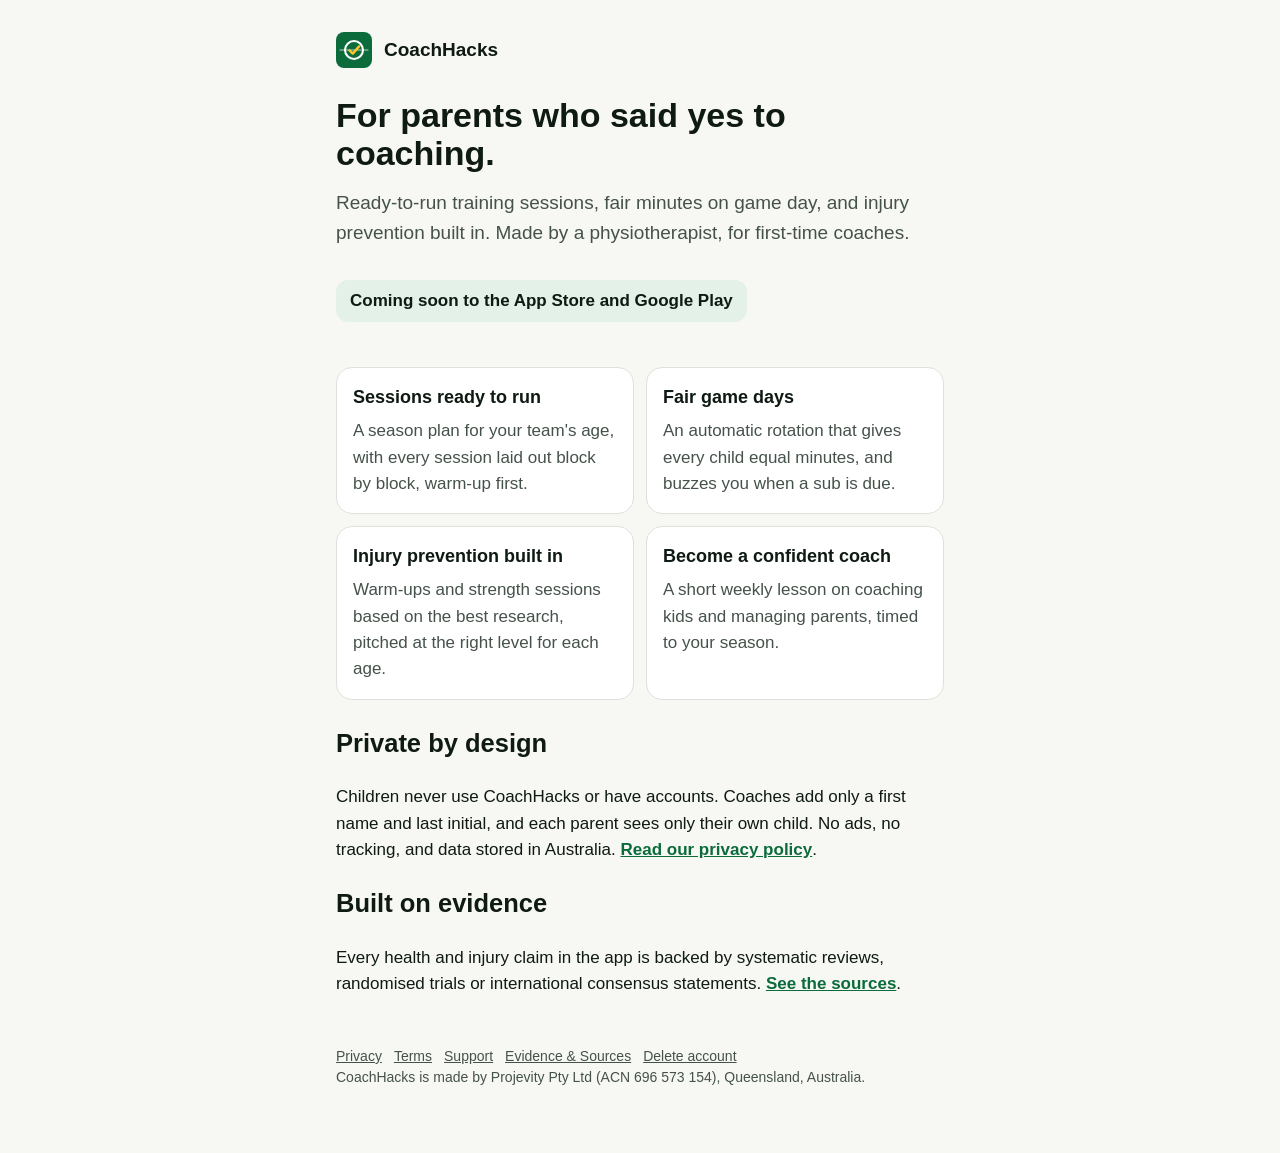
<file: index.html>
<!doctype html>
<html lang="en">
<head>
<meta charset="utf-8"><meta name="viewport" content="width=device-width, initial-scale=1">
<title>CoachHacks</title>
<meta name="description" content="CoachHacks helps parents who coach their kid's football team: ready-to-run sessions, fair game-day rotation and injury prevention built in. Made by a physiotherapist.">
<link rel="icon" href="/icon.svg" type="image/svg+xml">
<link rel="stylesheet" href="/site.css">
<style>
  .hero { display: flex; flex-direction: column; gap: 16px; margin: 8px 0 28px; }
  .hero h1 { font-size: 34px; line-height: 1.12; margin: 0; }
  .lede { font-size: 19px; color: var(--muted); margin: 0; }
  .grid { display: grid; gap: 12px; grid-template-columns: 1fr; margin: 8px 0 24px; }
  @media (min-width: 560px) { .grid { grid-template-columns: 1fr 1fr; } }
  .card { background: var(--surface); border: 1px solid var(--line); border-radius: 16px; padding: 16px; }
  .card h3 { margin: 0 0 6px; font-size: 18px; }
  .card p { margin: 0; color: var(--muted); }
  .soon { display: inline-block; font-weight: 700; padding: 8px 14px; border-radius: 12px; background: var(--soft); }
</style>
</head>
<body><div class="wrap">
<header><img src="/icon.svg" width="36" height="36" alt=""> CoachHacks</header>

<section class="hero">
  <h1>For parents who said yes to coaching.</h1>
  <p class="lede">Ready-to-run training sessions, fair minutes on game day, and injury prevention built in.
  Made by a physiotherapist, for first-time coaches.</p>
  <p><span class="soon">Coming soon to the App Store and Google Play</span></p>
</section>

<div class="grid">
  <div class="card"><h3>Sessions ready to run</h3><p>A season plan for your team's age, with every session laid out
    block by block, warm-up first.</p></div>
  <div class="card"><h3>Fair game days</h3><p>An automatic rotation that gives every child equal minutes, and buzzes
    you when a sub is due.</p></div>
  <div class="card"><h3>Injury prevention built in</h3><p>Warm-ups and strength sessions based on the best research,
    pitched at the right level for each age.</p></div>
  <div class="card"><h3>Become a confident coach</h3><p>A short weekly lesson on coaching kids and managing parents,
    timed to your season.</p></div>
</div>

<h2>Private by design</h2>
<p>Children never use CoachHacks or have accounts. Coaches add only a first name and last initial, and each parent
sees only their own child. No ads, no tracking, and data stored in Australia.
<a href="/privacy">Read our privacy policy</a>.</p>

<h2>Built on evidence</h2>
<p>Every health and injury claim in the app is backed by systematic reviews, randomised trials or international
consensus statements. <a href="/sources">See the sources</a>.</p>

<footer><a href="/privacy">Privacy</a><a href="/terms">Terms</a><a href="/support">Support</a><a href="/sources">Evidence &amp; Sources</a><a href="/delete-account">Delete account</a><br>CoachHacks is made by Projevity Pty Ltd (ACN 696 573 154), Queensland, Australia.</footer>
</div></body></html>
</file>
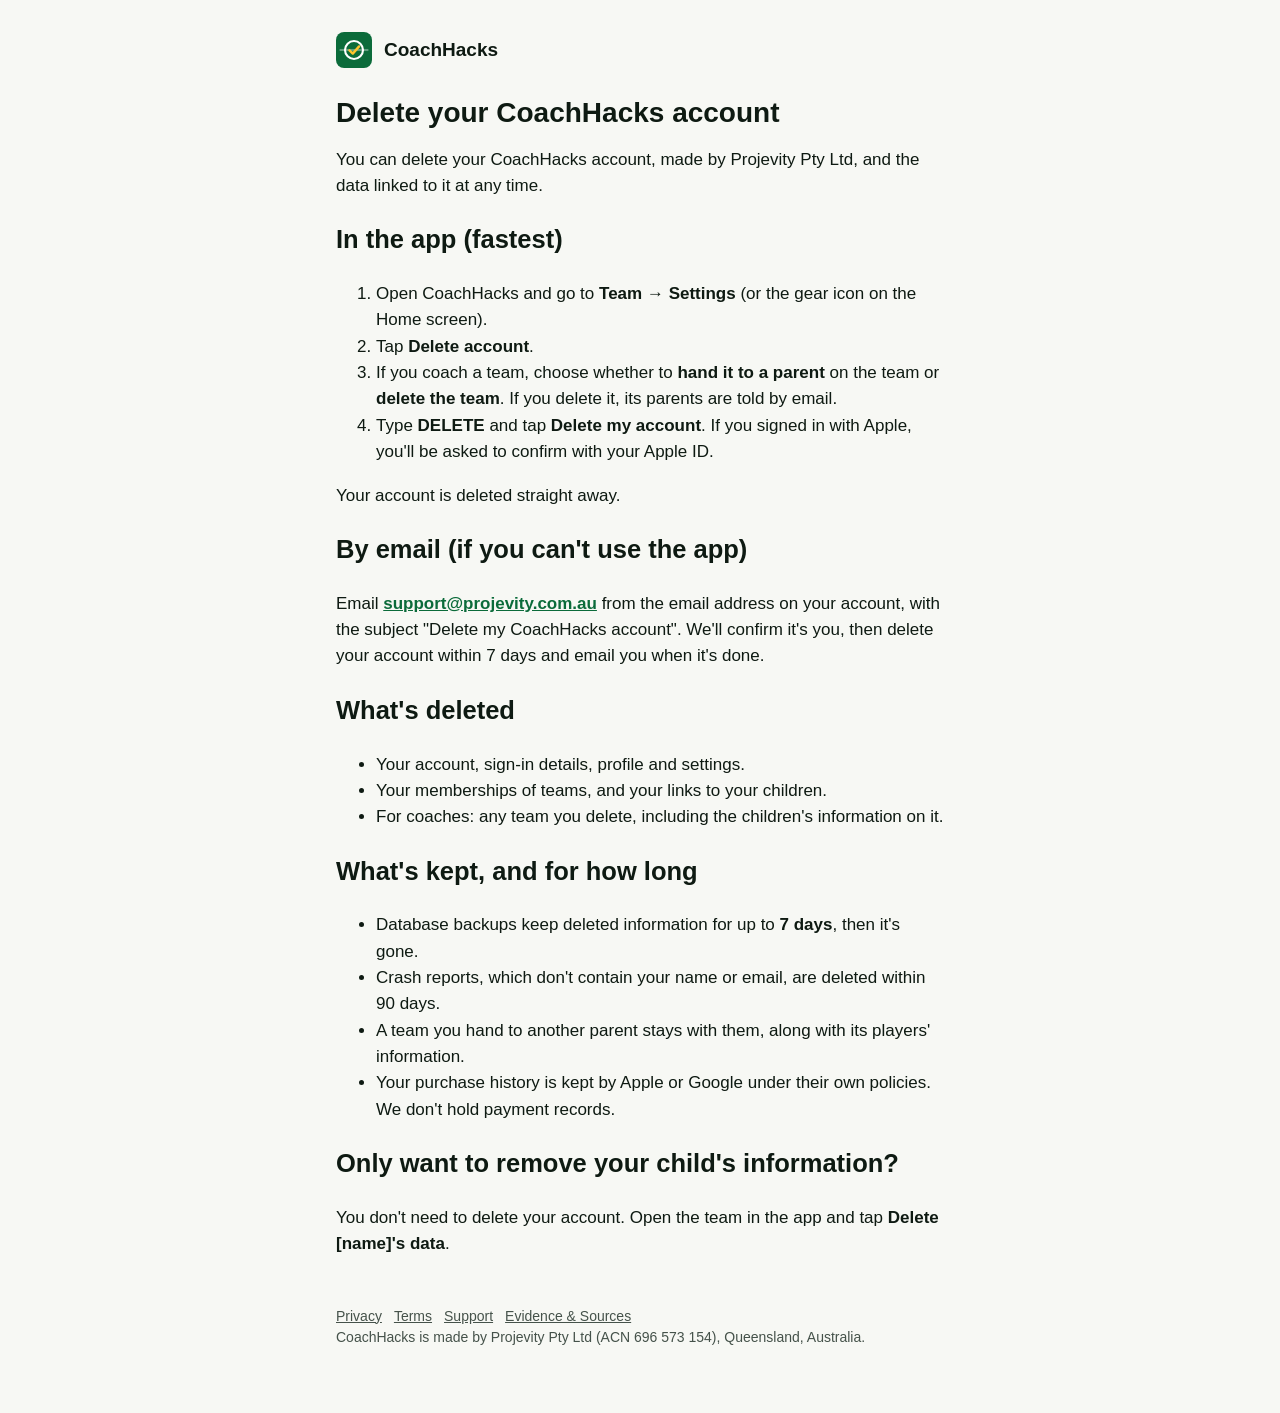
<file: delete-account.html>
<!doctype html>
<html lang="en">
<head>
<meta charset="utf-8"><meta name="viewport" content="width=device-width, initial-scale=1">
<title>Delete Your Account · CoachHacks</title>
<meta name="description" content="How to delete your CoachHacks account and its data, in the app or by email.">
<link rel="stylesheet" href="/site.css">
</head>
<body><div class="wrap">
<header><a href="/"><img src="/icon.svg" width="36" height="36" alt=""> CoachHacks</a></header>
<h1>Delete your CoachHacks account</h1>
<p>You can delete your CoachHacks account, made by Projevity Pty Ltd, and the data linked to it at any time.</p>

<h2>In the app (fastest)</h2>
<ol>
  <li>Open CoachHacks and go to <strong>Team → Settings</strong> (or the gear icon on the Home screen).</li>
  <li>Tap <strong>Delete account</strong>.</li>
  <li>If you coach a team, choose whether to <strong>hand it to a parent</strong> on the team or <strong>delete
    the team</strong>. If you delete it, its parents are told by email.</li>
  <li>Type <strong>DELETE</strong> and tap <strong>Delete my account</strong>. If you signed in with Apple, you'll be
    asked to confirm with your Apple ID.</li>
</ol>
<p>Your account is deleted straight away.</p>

<h2>By email (if you can't use the app)</h2>
<p>Email <a href="mailto:support@projevity.com.au?subject=Delete%20my%20CoachHacks%20account">support@projevity.com.au</a>
from the email address on your account, with the subject "Delete my CoachHacks account". We'll confirm it's
you, then delete your account within 7 days and email you when it's done.</p>

<h2>What's deleted</h2>
<ul>
  <li>Your account, sign-in details, profile and settings.</li>
  <li>Your memberships of teams, and your links to your children.</li>
  <li>For coaches: any team you delete, including the children's information on it.</li>
</ul>

<h2>What's kept, and for how long</h2>
<ul>
  <li>Database backups keep deleted information for up to <strong>7 days</strong>, then it's gone.</li>
  <li>Crash reports, which don't contain your name or email, are deleted within 90 days.</li>
  <li>A team you hand to another parent stays with them, along with its players' information.</li>
  <li>Your purchase history is kept by Apple or Google under their own policies. We don't hold payment records.</li>
</ul>

<h2>Only want to remove your child's information?</h2>
<p>You don't need to delete your account. Open the team in the app and tap <strong>Delete [name]'s
data</strong>.</p>

<footer><a href="/privacy">Privacy</a><a href="/terms">Terms</a><a href="/support">Support</a><a href="/sources">Evidence &amp; Sources</a><br>CoachHacks is made by Projevity Pty Ltd (ACN 696 573 154), Queensland, Australia.</footer>
</div></body></html>
</file>
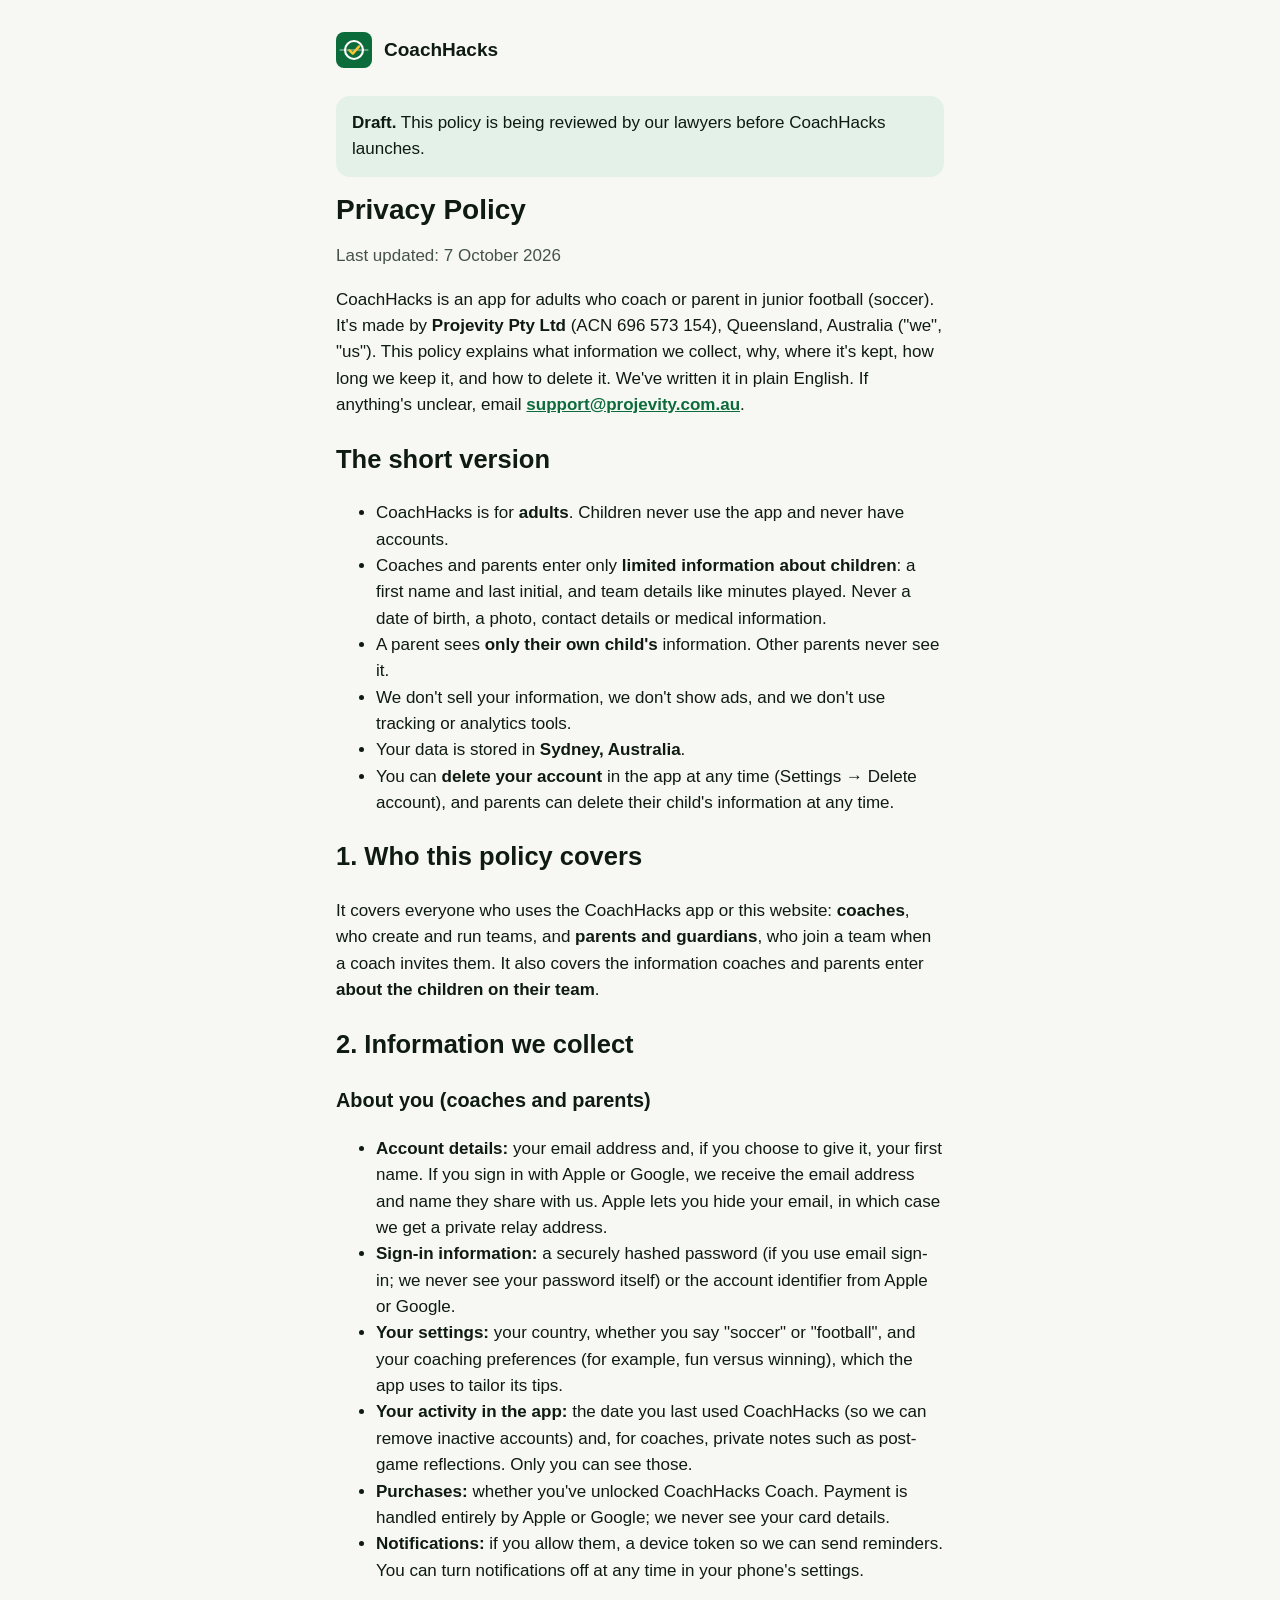
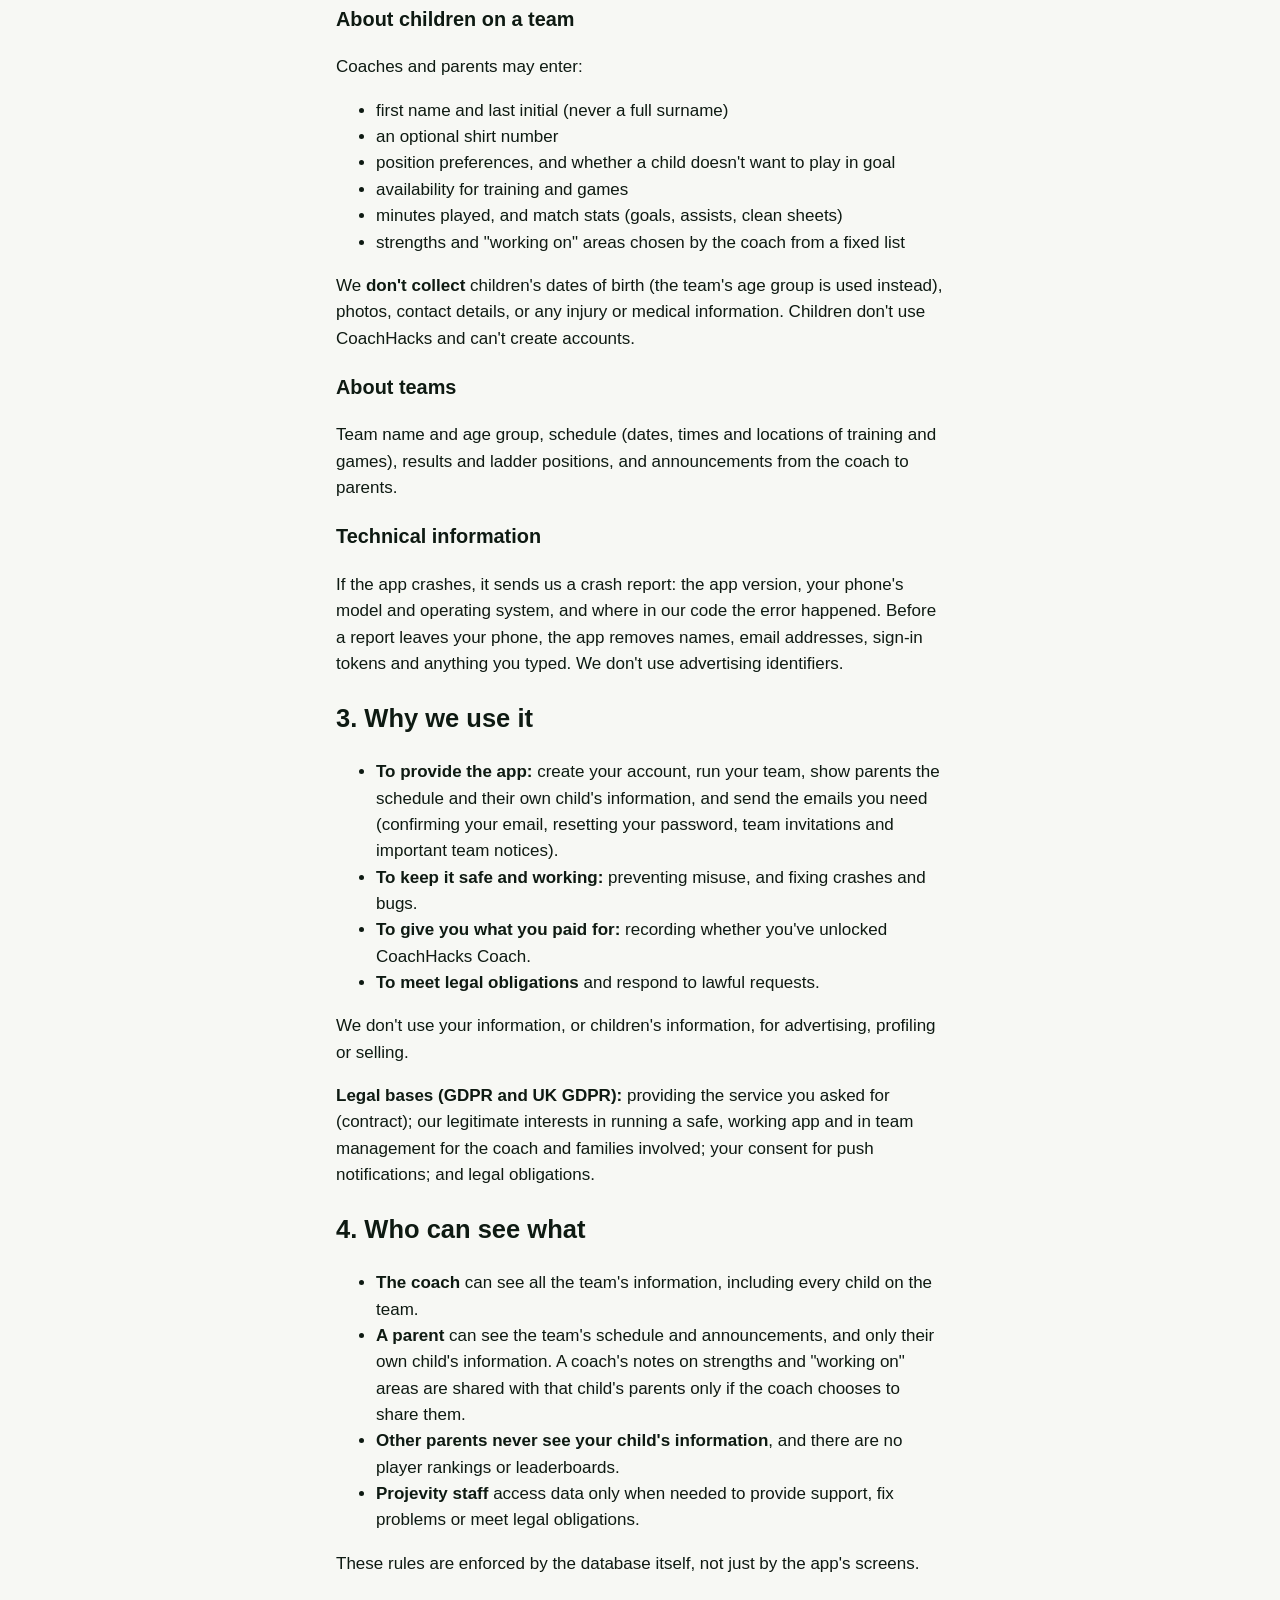
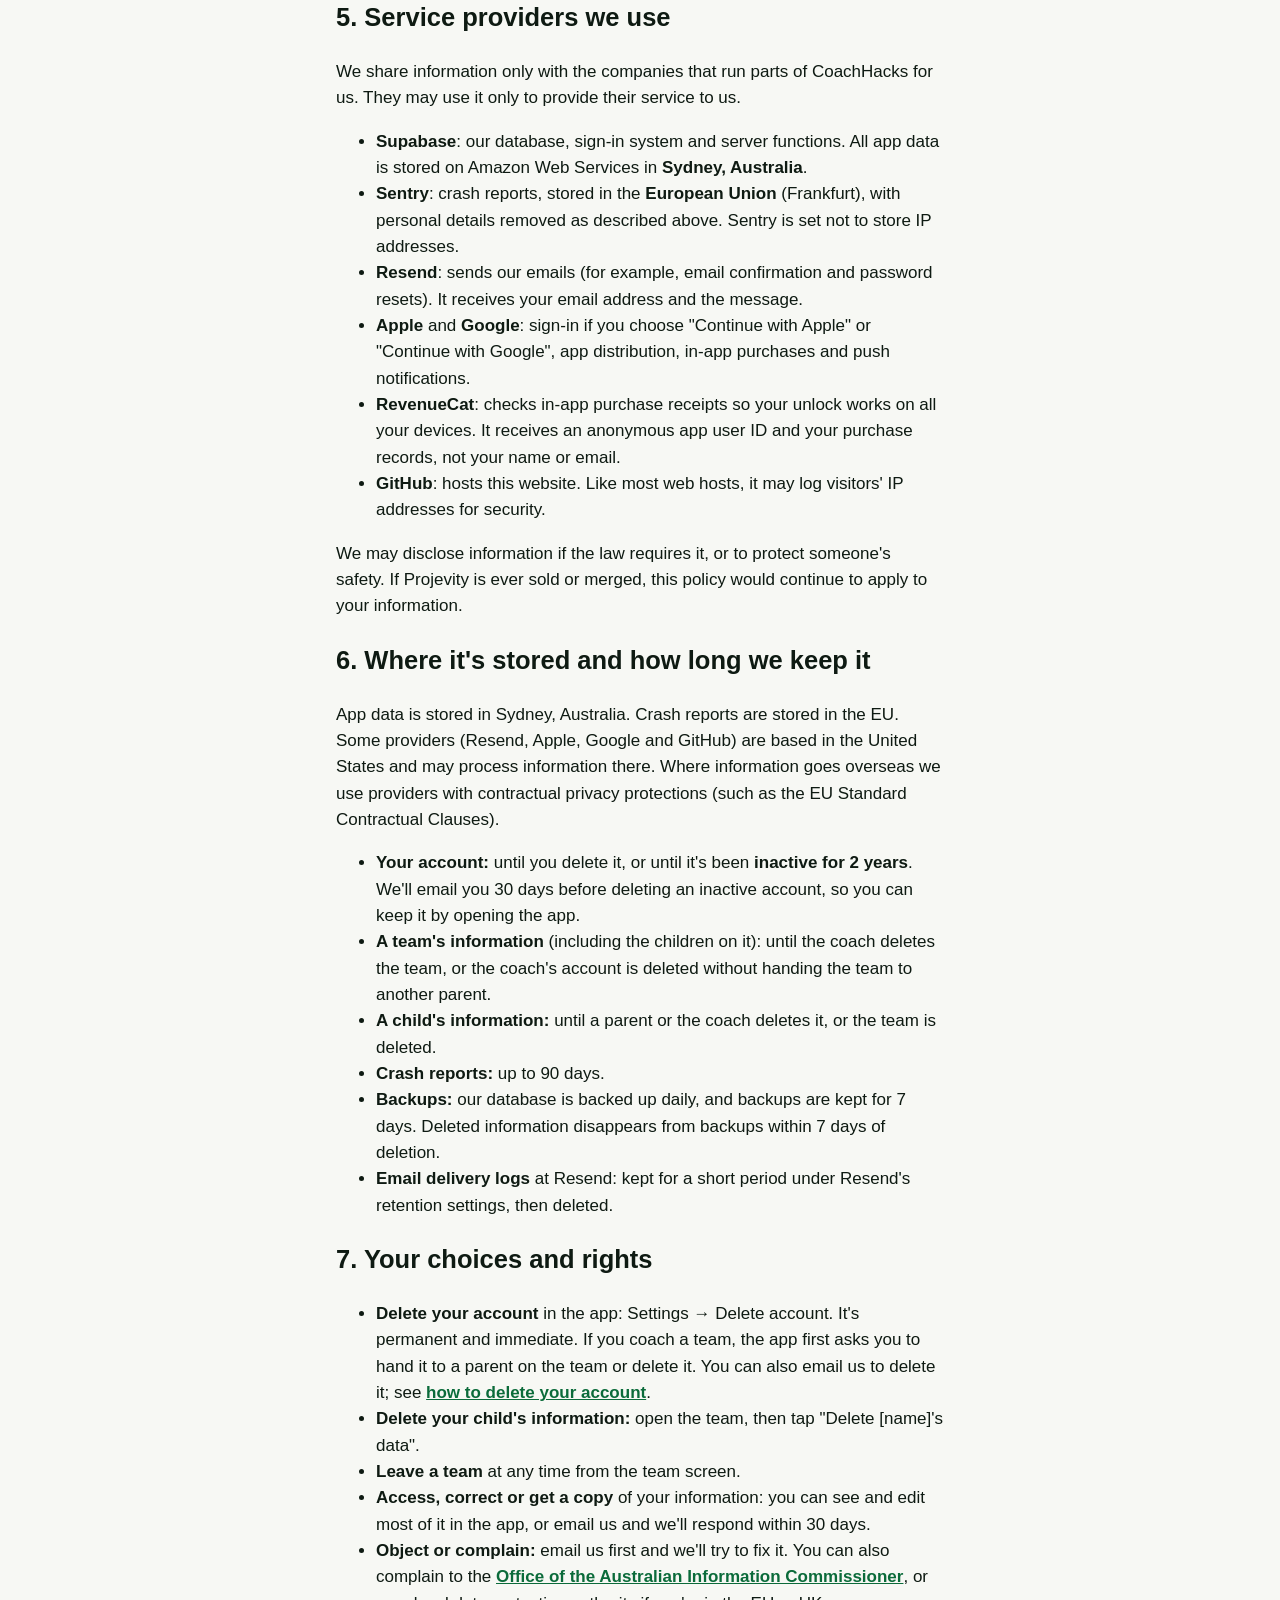
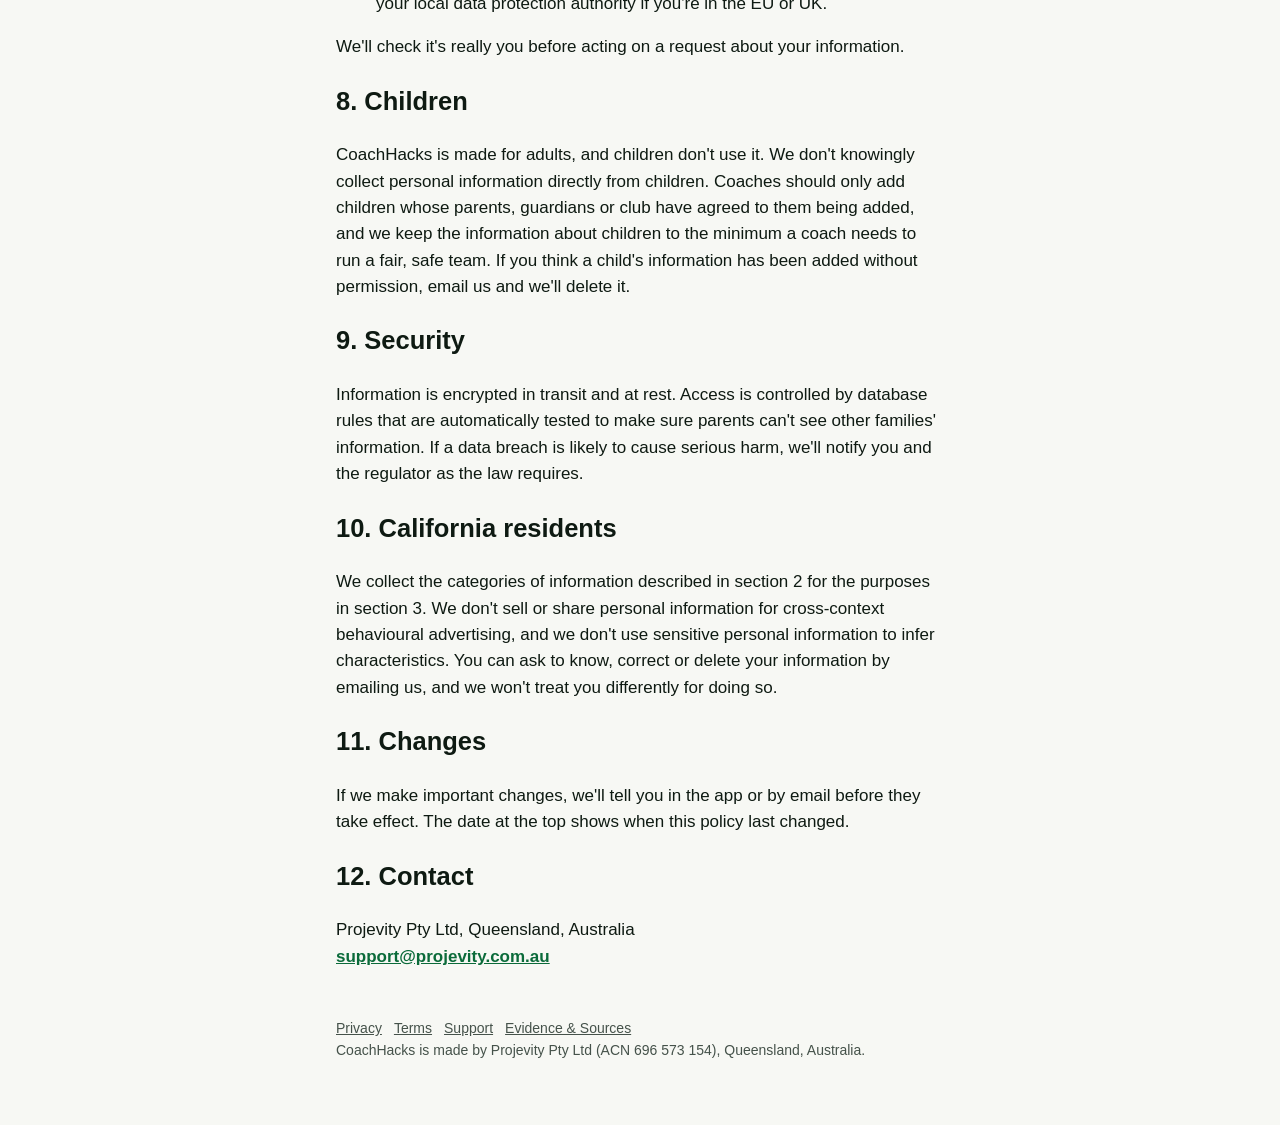
<file: privacy.html>
<!doctype html>
<html lang="en">
<head>
<meta charset="utf-8"><meta name="viewport" content="width=device-width, initial-scale=1">
<title>Privacy Policy · CoachHacks</title>
<meta name="description" content="How CoachHacks collects, uses, stores and deletes personal information, including the limited information coaches and parents enter about children.">
<link rel="stylesheet" href="/site.css">
</head>
<body><div class="wrap">
<!--
  DRAFT FOR LEGAL REVIEW. Open questions for Projevity's lawyer:

  1. Coaches add children's names before parents have joined. We rely on the coach having the
     parents' or club's permission (Terms §4) and on data minimisation (first name + last
     initial). Is this enough under the Australian Privacy Act (APP 3, APP 5 notice to the
     individual), GDPR Art 6/8/14 and COPPA? Should the app show the coach a short "only add
     players whose parents have agreed" confirmation (planned), or should a child's record stay
     hidden until a parent joins?
  2. GDPR roles: for team data entered by coaches, is Projevity the sole controller, or are
     coaches (or their clubs) controllers with Projevity as processor? This policy treats
     Projevity as controller.
  3. GDPR Art 27 / UK GDPR: do we need an EU and a UK representative? Projevity has no EU or UK
     establishment. Can we rely on the "occasional processing, low risk" exemption?
  4. International transfers: data is stored in Australia (no EU adequacy decision). We rely on
     the Standard Contractual Clauses in Supabase's DPA. Please confirm that's sufficient, plus
     the UK Addendum.
  5. COPPA positioning: the service is directed at adults; children never use it or have
     accounts. Confirm that information about children supplied by adults (not collected from
     the child online) is outside COPPA, or what notice and consent is needed for under-13s.
  6. CCPA/CPRA: we're very likely under the thresholds. Is the California section enough as a
     voluntary disclosure?
  7. Retention: confirm 2 years of inactivity (with a 30-day warning email) is acceptable, and
     whether any record must be kept after deletion (we hold no payment records; the app stores
     do).
  8. Resend's email-log retention period: confirm the current figure in the Resend dashboard
     before publishing (section 6).
  9. RevenueCat (section 5) is only included if Phase 3 adopts it. Remove it otherwise.
  10. Age of account holders: the Terms require users to be 18+. Is that right for teenage
      assistant coaches, or should it be 16+ with parental permission?
-->
<header><a href="/"><img src="/icon.svg" width="36" height="36" alt=""> CoachHacks</a></header>
<p class="notice"><strong>Draft.</strong> This policy is being reviewed by our lawyers before CoachHacks launches.</p>
<h1>Privacy Policy</h1>
<p class="muted">Last updated: 7 October 2026</p>

<p>CoachHacks is an app for adults who coach or parent in junior football (soccer). It's made by
<strong>Projevity Pty Ltd</strong> (ACN 696 573 154), Queensland, Australia ("we", "us"). This policy
explains what information we collect, why, where it's kept, how long we keep it, and how to delete it.
We've written it in plain English. If anything's unclear, email
<a href="mailto:support@projevity.com.au">support@projevity.com.au</a>.</p>

<h2>The short version</h2>
<ul>
  <li>CoachHacks is for <strong>adults</strong>. Children never use the app and never have accounts.</li>
  <li>Coaches and parents enter only <strong>limited information about children</strong>: a first name and
    last initial, and team details like minutes played. Never a date of birth, a photo, contact details or
    medical information.</li>
  <li>A parent sees <strong>only their own child's</strong> information. Other parents never see it.</li>
  <li>We don't sell your information, we don't show ads, and we don't use tracking or analytics tools.</li>
  <li>Your data is stored in <strong>Sydney, Australia</strong>.</li>
  <li>You can <strong>delete your account</strong> in the app at any time (Settings → Delete account), and parents
    can delete their child's information at any time.</li>
</ul>

<h2>1. Who this policy covers</h2>
<p>It covers everyone who uses the CoachHacks app or this website: <strong>coaches</strong>, who create
and run teams, and <strong>parents and guardians</strong>, who join a team when a coach invites them. It
also covers the information coaches and parents enter <strong>about the children on their team</strong>.</p>

<h2>2. Information we collect</h2>
<h3>About you (coaches and parents)</h3>
<ul>
  <li><strong>Account details:</strong> your email address and, if you choose to give it, your first name.
    If you sign in with Apple or Google, we receive the email address and name they share with us. Apple
    lets you hide your email, in which case we get a private relay address.</li>
  <li><strong>Sign-in information:</strong> a securely hashed password (if you use email sign-in; we never
    see your password itself) or the account identifier from Apple or Google.</li>
  <li><strong>Your settings:</strong> your country, whether you say "soccer" or "football", and your coaching
    preferences (for example, fun versus winning), which the app uses to tailor its tips.</li>
  <li><strong>Your activity in the app:</strong> the date you last used CoachHacks (so we can remove inactive
    accounts) and, for coaches, private notes such as post-game reflections. Only you can see those.</li>
  <li><strong>Purchases:</strong> whether you've unlocked CoachHacks Coach. Payment is handled entirely by
    Apple or Google; we never see your card details.</li>
  <li><strong>Notifications:</strong> if you allow them, a device token so we can send reminders. You can
    turn notifications off at any time in your phone's settings.</li>
</ul>
<h3>About children on a team</h3>
<p>Coaches and parents may enter:</p>
<ul>
  <li>first name and last initial (never a full surname)</li>
  <li>an optional shirt number</li>
  <li>position preferences, and whether a child doesn't want to play in goal</li>
  <li>availability for training and games</li>
  <li>minutes played, and match stats (goals, assists, clean sheets)</li>
  <li>strengths and "working on" areas chosen by the coach from a fixed list</li>
</ul>
<p>We <strong>don't collect</strong> children's dates of birth (the team's age group is used instead),
photos, contact details, or any injury or medical information. Children don't use CoachHacks and can't
create accounts.</p>
<h3>About teams</h3>
<p>Team name and age group, schedule (dates, times and locations of training and games), results and
ladder positions, and announcements from the coach to parents.</p>
<h3>Technical information</h3>
<p>If the app crashes, it sends us a crash report: the app version, your phone's model and operating
system, and where in our code the error happened. Before a report leaves your phone, the app removes
names, email addresses, sign-in tokens and anything you typed. We don't use advertising identifiers.</p>

<h2>3. Why we use it</h2>
<ul>
  <li><strong>To provide the app:</strong> create your account, run your team, show parents the schedule and
    their own child's information, and send the emails you need (confirming your email, resetting your
    password, team invitations and important team notices).</li>
  <li><strong>To keep it safe and working:</strong> preventing misuse, and fixing crashes and bugs.</li>
  <li><strong>To give you what you paid for:</strong> recording whether you've unlocked CoachHacks Coach.</li>
  <li><strong>To meet legal obligations</strong> and respond to lawful requests.</li>
</ul>
<p>We don't use your information, or children's information, for advertising, profiling or selling.</p>
<p><strong>Legal bases (GDPR and UK GDPR):</strong> providing the service you asked for (contract); our
legitimate interests in running a safe, working app and in team management for the coach and families
involved; your consent for push notifications; and legal obligations.</p>

<h2>4. Who can see what</h2>
<ul>
  <li><strong>The coach</strong> can see all the team's information, including every child on the team.</li>
  <li><strong>A parent</strong> can see the team's schedule and announcements, and only their own child's
    information. A coach's notes on strengths and "working on" areas are shared with that child's parents
    only if the coach chooses to share them.</li>
  <li><strong>Other parents never see your child's information</strong>, and there are no player rankings or
    leaderboards.</li>
  <li><strong>Projevity staff</strong> access data only when needed to provide support, fix problems or meet
    legal obligations.</li>
</ul>
<p>These rules are enforced by the database itself, not just by the app's screens.</p>

<h2>5. Service providers we use</h2>
<p>We share information only with the companies that run parts of CoachHacks for us. They may use it only
to provide their service to us.</p>
<ul>
  <li><strong>Supabase</strong>: our database, sign-in system and server functions. All app data is stored on
    Amazon Web Services in <strong>Sydney, Australia</strong>.</li>
  <li><strong>Sentry</strong>: crash reports, stored in the <strong>European Union</strong> (Frankfurt), with
    personal details removed as described above. Sentry is set not to store IP addresses.</li>
  <li><strong>Resend</strong>: sends our emails (for example, email confirmation and password resets). It
    receives your email address and the message.</li>
  <li><strong>Apple</strong> and <strong>Google</strong>: sign-in if you choose "Continue with Apple" or
    "Continue with Google", app distribution, in-app purchases and push notifications.</li>
  <li><strong>RevenueCat</strong>: checks in-app purchase receipts so your unlock works on all your devices.
    It receives an anonymous app user ID and your purchase records, not your name or email.</li>
  <li><strong>GitHub</strong>: hosts this website. Like most web hosts, it may log visitors' IP addresses for
    security.</li>
</ul>
<p>We may disclose information if the law requires it, or to protect someone's safety. If Projevity is
ever sold or merged, this policy would continue to apply to your information.</p>

<h2>6. Where it's stored and how long we keep it</h2>
<p>App data is stored in Sydney, Australia. Crash reports are stored in the EU. Some providers (Resend,
Apple, Google and GitHub) are based in the United States and may process information there. Where
information goes overseas we use providers with contractual privacy protections (such as the EU Standard
Contractual Clauses).</p>
<ul>
  <li><strong>Your account:</strong> until you delete it, or until it's been <strong>inactive for 2 years</strong>.
    We'll email you 30 days before deleting an inactive account, so you can keep it by opening the app.</li>
  <li><strong>A team's information</strong> (including the children on it): until the coach deletes the team,
    or the coach's account is deleted without handing the team to another parent.</li>
  <li><strong>A child's information:</strong> until a parent or the coach deletes it, or the team is deleted.</li>
  <li><strong>Crash reports:</strong> up to 90 days.</li>
  <li><strong>Backups:</strong> our database is backed up daily, and backups are kept for 7 days. Deleted
    information disappears from backups within 7 days of deletion.</li>
  <li><strong>Email delivery logs</strong> at Resend: kept for a short period under Resend's retention
    settings, then deleted.</li>
</ul>

<h2>7. Your choices and rights</h2>
<ul>
  <li><strong>Delete your account</strong> in the app: Settings → Delete account. It's permanent and immediate.
    If you coach a team, the app first asks you to hand it to a parent on the team or delete it. You can also
    email us to delete it; see <a href="/delete-account">how to delete your account</a>.</li>
  <li><strong>Delete your child's information:</strong> open the team, then tap "Delete [name]'s data".</li>
  <li><strong>Leave a team</strong> at any time from the team screen.</li>
  <li><strong>Access, correct or get a copy</strong> of your information: you can see and edit most of it in
    the app, or email us and we'll respond within 30 days.</li>
  <li><strong>Object or complain:</strong> email us first and we'll try to fix it. You can also complain to
    the <a href="https://www.oaic.gov.au/privacy/privacy-complaints" rel="noopener">Office of the Australian
    Information Commissioner</a>, or your local data protection authority if you're in the EU or UK.</li>
</ul>
<p>We'll check it's really you before acting on a request about your information.</p>

<h2>8. Children</h2>
<p>CoachHacks is made for adults, and children don't use it. We don't knowingly collect personal
information directly from children. Coaches should only add children whose parents, guardians or club have
agreed to them being added, and we keep the information about children to the minimum a coach needs to
run a fair, safe team. If you think a child's information has been added without permission, email us and
we'll delete it.</p>

<h2>9. Security</h2>
<p>Information is encrypted in transit and at rest. Access is controlled by database rules that are
automatically tested to make sure parents can't see other families' information. If a data breach is
likely to cause serious harm, we'll notify you and the regulator as the law requires.</p>

<h2>10. California residents</h2>
<p>We collect the categories of information described in section 2 for the purposes in section 3. We don't
sell or share personal information for cross-context behavioural advertising, and we don't use sensitive
personal information to infer characteristics. You can ask to know, correct or delete your information by
emailing us, and we won't treat you differently for doing so.</p>

<h2>11. Changes</h2>
<p>If we make important changes, we'll tell you in the app or by email before they take effect. The date at
the top shows when this policy last changed.</p>

<h2>12. Contact</h2>
<p>Projevity Pty Ltd, Queensland, Australia<br>
<a href="mailto:support@projevity.com.au">support@projevity.com.au</a></p>

<footer><a href="/privacy">Privacy</a><a href="/terms">Terms</a><a href="/support">Support</a><a href="/sources">Evidence &amp; Sources</a><br>CoachHacks is made by Projevity Pty Ltd (ACN 696 573 154), Queensland, Australia.</footer>
</div></body></html>
</file>
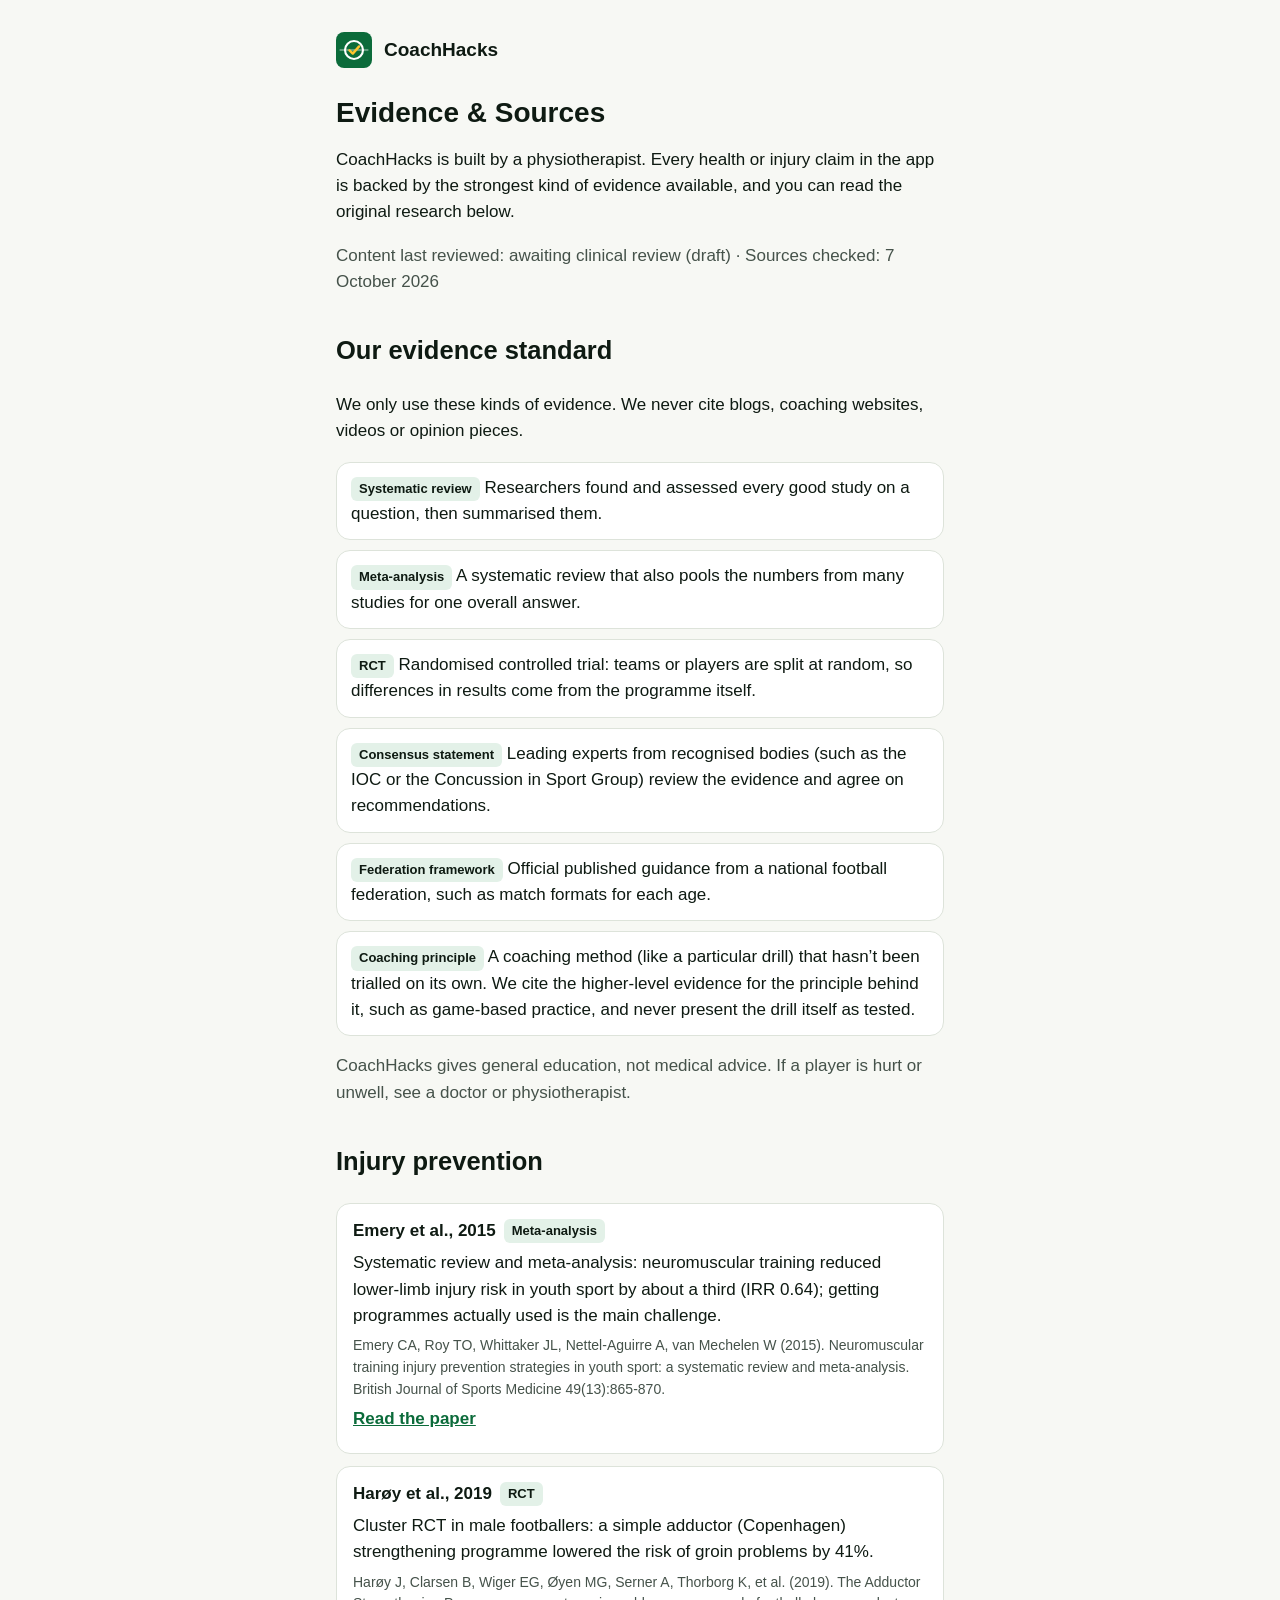
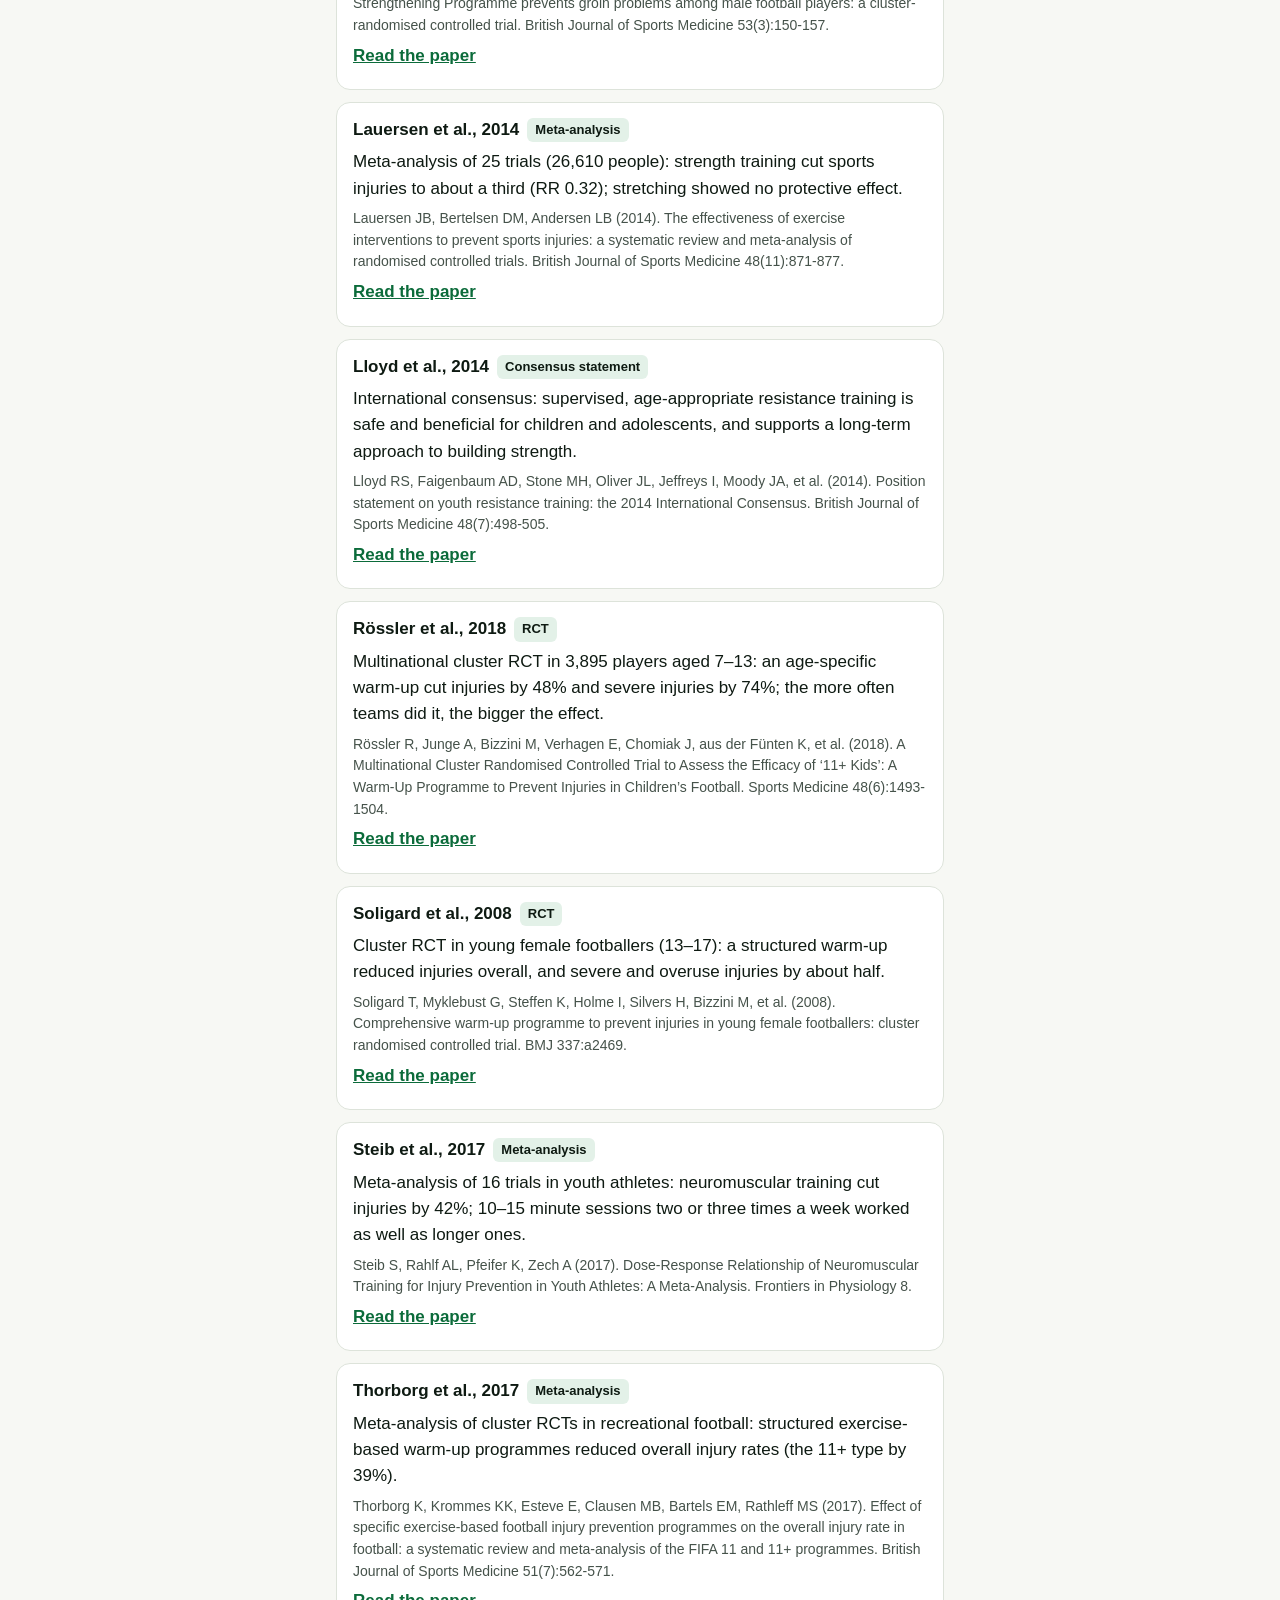
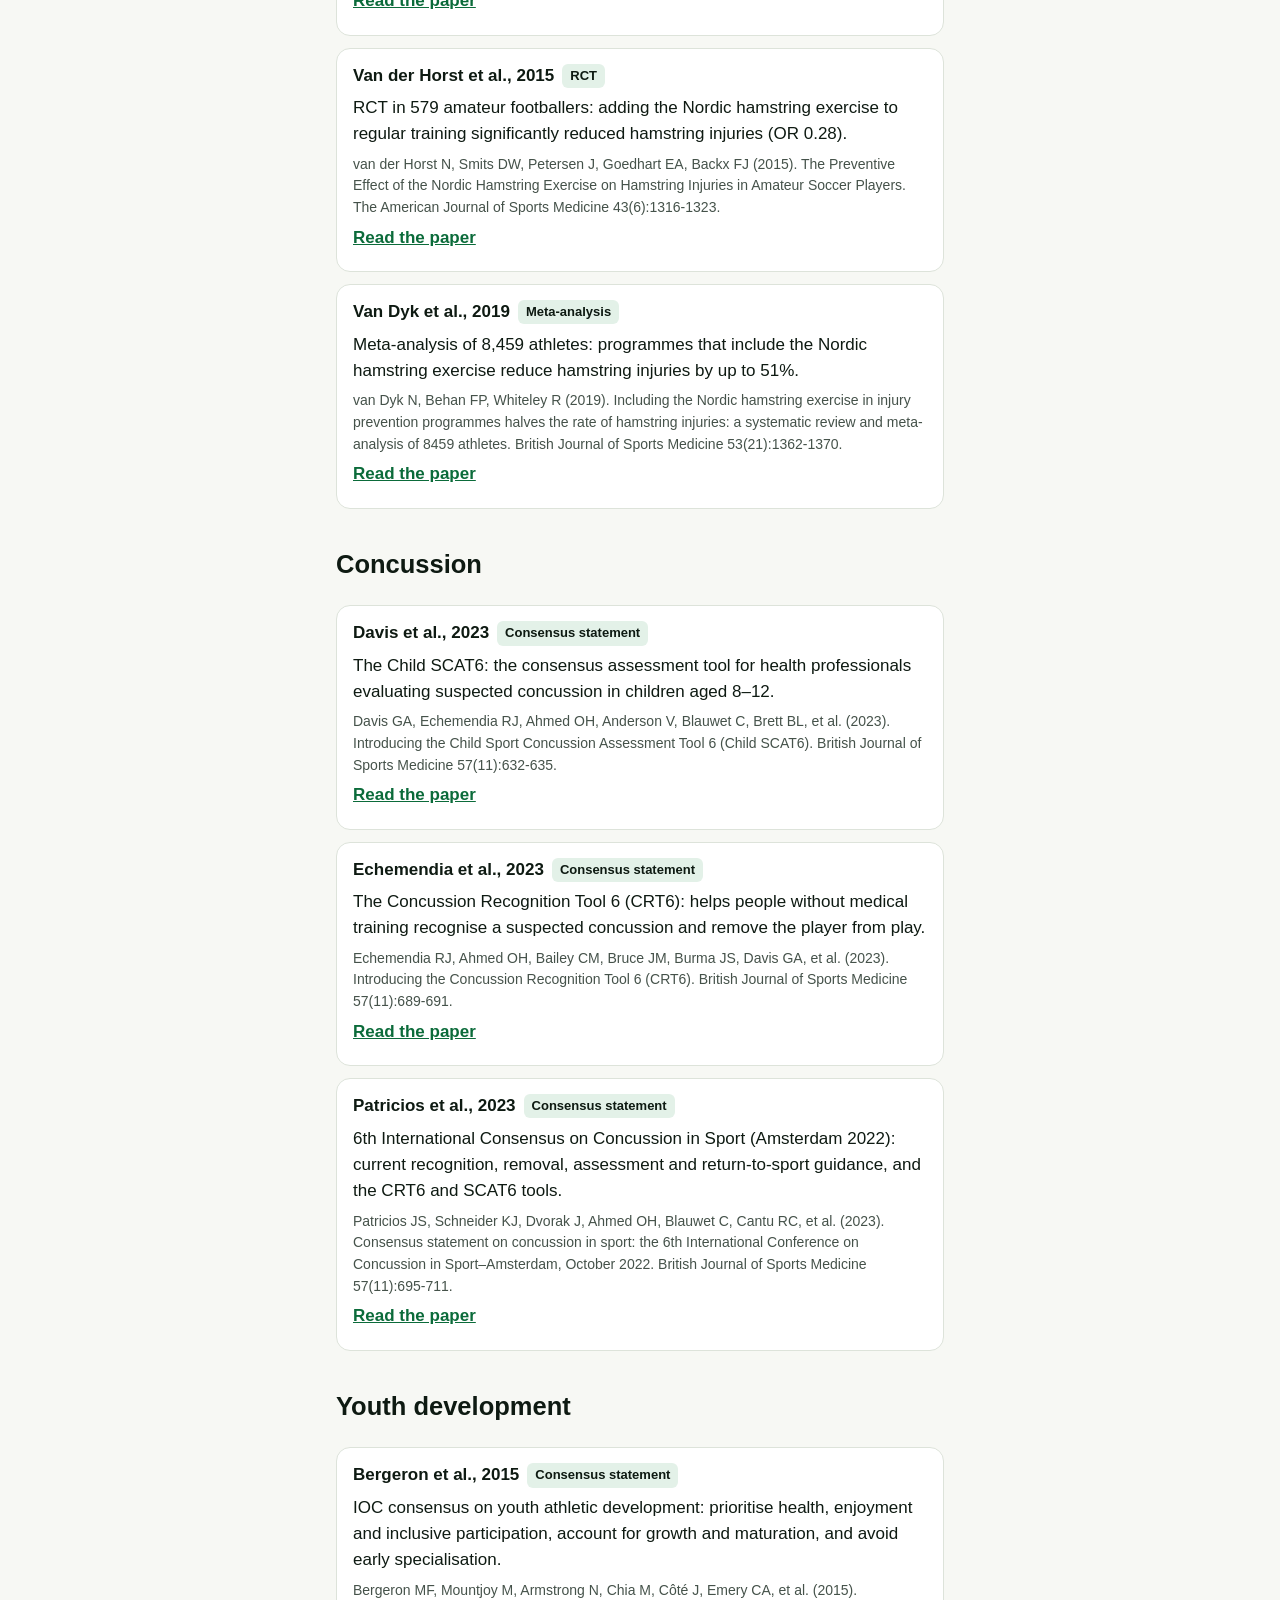
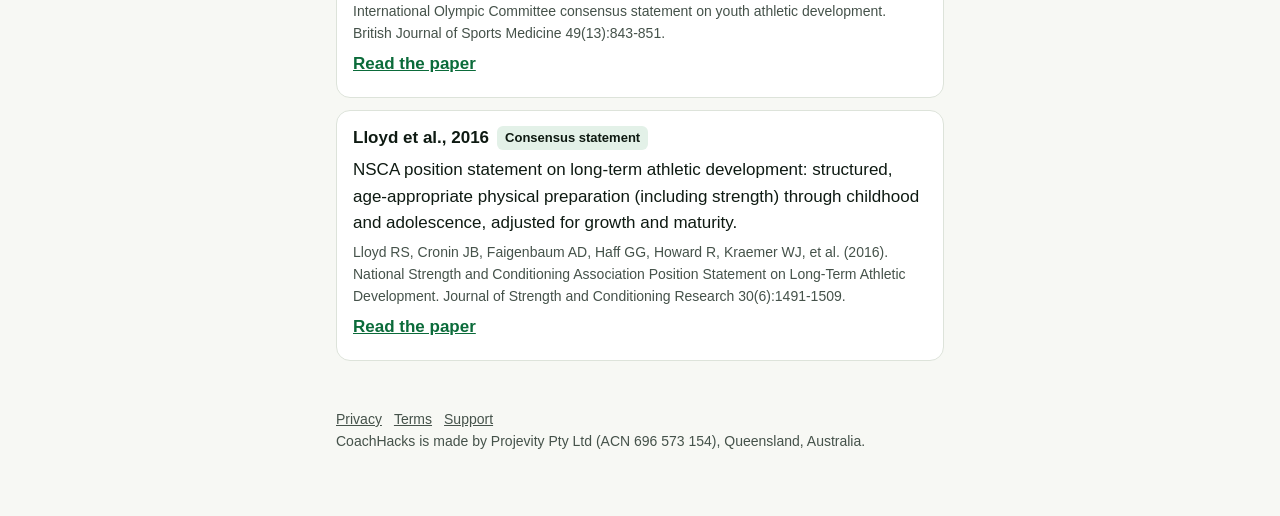
<file: sources.html>
<!doctype html>
<html lang="en">
<head>
<meta charset="utf-8"><meta name="viewport" content="width=device-width, initial-scale=1">
<title>Evidence &amp; Sources · CoachHacks</title>
<meta name="description" content="The research behind CoachHacks: every source the app relies on, with its evidence level and a link to the paper.">
<link rel="stylesheet" href="/site.css">
<style>
  .levels { display: grid; gap: 10px; margin: 16px 0 8px; padding: 0; list-style: none; }
  .levels li { background: var(--surface); border: 1px solid var(--line); border-radius: 14px; padding: 12px 14px; }
  .tag { display: inline-block; font-size: 13px; font-weight: 700; padding: 2px 8px; border-radius: 6px; background: var(--soft); color: var(--ink); white-space: nowrap; }
  .src { background: var(--surface); border: 1px solid var(--line); border-radius: 14px; padding: 14px 16px; margin: 12px 0; }
  .src h3 { font-size: 17px; margin: 0 0 6px; display: flex; gap: 8px; flex-wrap: wrap; align-items: center; }
  .src p { margin: 6px 0; }
  .cite { font-size: 14px; color: var(--muted); }
  .used { font-size: 14px; }
  h2 { margin-top: 36px; }
</style>
</head>
<body><div class="wrap">
<header><a href="/"><img src="/icon.svg" width="36" height="36" alt=""> CoachHacks</a></header>
<!-- Generated by scripts/build-sources-page.ts from content/sources.json. Do not edit by hand. -->
<h1>Evidence &amp; Sources</h1>
<p>CoachHacks is built by a physiotherapist. Every health or injury claim in the app is backed by the
strongest kind of evidence available, and you can read the original research below.</p>
<p class="muted">Content last reviewed: awaiting clinical review (draft)
· Sources checked: 7 October 2026</p>

<h2>Our evidence standard</h2>
<p>We only use these kinds of evidence. We never cite blogs, coaching websites, videos or opinion pieces.</p>
<ul class="levels">
  <li><span class="tag">Systematic review</span> Researchers found and assessed every good study on a question, then summarised them.</li>
  <li><span class="tag">Meta-analysis</span> A systematic review that also pools the numbers from many studies for one overall answer.</li>
  <li><span class="tag">RCT</span> Randomised controlled trial: teams or players are split at random, so differences in results come from the programme itself.</li>
  <li><span class="tag">Consensus statement</span> Leading experts from recognised bodies (such as the IOC or the Concussion in Sport Group) review the evidence and agree on recommendations.</li>
  <li><span class="tag">Federation framework</span> Official published guidance from a national football federation, such as match formats for each age.</li>
  <li><span class="tag">Coaching principle</span> A coaching method (like a particular drill) that hasn’t been trialled on its own. We cite the higher-level evidence for the principle behind it, such as game-based practice, and never present the drill itself as tested.</li>
</ul>
<p class="muted">CoachHacks gives general education, not medical advice. If a player is hurt or unwell, see a doctor or physiotherapist.</p>

<h2>Injury prevention</h2>
<article class="src" id="emery-2015-youth-nmt-meta">
  <h3>Emery et al., 2015 <span class="tag">Meta-analysis</span></h3>
  <p>Systematic review and meta-analysis: neuromuscular training reduced lower-limb injury risk in youth sport by about a third (IRR 0.64); getting programmes actually used is the main challenge.</p>
  <p class="cite">Emery CA, Roy TO, Whittaker JL, Nettel-Aguirre A, van Mechelen W (2015). Neuromuscular training injury prevention strategies in youth sport: a systematic review and meta-analysis. British Journal of Sports Medicine 49(13):865-870.</p>
  <p><a href="https://doi.org/10.1136/bjsports-2015-094639" rel="noopener">Read the paper</a></p>
  
</article>
<article class="src" id="haroy-2019-adductor-rct">
  <h3>Harøy et al., 2019 <span class="tag">RCT</span></h3>
  <p>Cluster RCT in male footballers: a simple adductor (Copenhagen) strengthening programme lowered the risk of groin problems by 41%.</p>
  <p class="cite">Harøy J, Clarsen B, Wiger EG, Øyen MG, Serner A, Thorborg K, et al. (2019). The Adductor Strengthening Programme prevents groin problems among male football players: a cluster-randomised controlled trial. British Journal of Sports Medicine 53(3):150-157.</p>
  <p><a href="https://doi.org/10.1136/bjsports-2017-098937" rel="noopener">Read the paper</a></p>
  
</article>
<article class="src" id="lauersen-2014-exercise-prevention">
  <h3>Lauersen et al., 2014 <span class="tag">Meta-analysis</span></h3>
  <p>Meta-analysis of 25 trials (26,610 people): strength training cut sports injuries to about a third (RR 0.32); stretching showed no protective effect.</p>
  <p class="cite">Lauersen JB, Bertelsen DM, Andersen LB (2014). The effectiveness of exercise interventions to prevent sports injuries: a systematic review and meta-analysis of randomised controlled trials. British Journal of Sports Medicine 48(11):871-877.</p>
  <p><a href="https://doi.org/10.1136/bjsports-2013-092538" rel="noopener">Read the paper</a></p>
  
</article>
<article class="src" id="lloyd-2014-youth-resistance">
  <h3>Lloyd et al., 2014 <span class="tag">Consensus statement</span></h3>
  <p>International consensus: supervised, age-appropriate resistance training is safe and beneficial for children and adolescents, and supports a long-term approach to building strength.</p>
  <p class="cite">Lloyd RS, Faigenbaum AD, Stone MH, Oliver JL, Jeffreys I, Moody JA, et al. (2014). Position statement on youth resistance training: the 2014 International Consensus. British Journal of Sports Medicine 48(7):498-505.</p>
  <p><a href="https://doi.org/10.1136/bjsports-2013-092952" rel="noopener">Read the paper</a></p>
  
</article>
<article class="src" id="rossler-2018-11pluskids-rct">
  <h3>Rössler et al., 2018 <span class="tag">RCT</span></h3>
  <p>Multinational cluster RCT in 3,895 players aged 7–13: an age-specific warm-up cut injuries by 48% and severe injuries by 74%; the more often teams did it, the bigger the effect.</p>
  <p class="cite">Rössler R, Junge A, Bizzini M, Verhagen E, Chomiak J, aus der Fünten K, et al. (2018). A Multinational Cluster Randomised Controlled Trial to Assess the Efficacy of ‘11+ Kids’: A Warm-Up Programme to Prevent Injuries in Children’s Football. Sports Medicine 48(6):1493-1504.</p>
  <p><a href="https://doi.org/10.1007/s40279-017-0834-8" rel="noopener">Read the paper</a></p>
  
</article>
<article class="src" id="soligard-2008-warmup-rct">
  <h3>Soligard et al., 2008 <span class="tag">RCT</span></h3>
  <p>Cluster RCT in young female footballers (13–17): a structured warm-up reduced injuries overall, and severe and overuse injuries by about half.</p>
  <p class="cite">Soligard T, Myklebust G, Steffen K, Holme I, Silvers H, Bizzini M, et al. (2008). Comprehensive warm-up programme to prevent injuries in young female footballers: cluster randomised controlled trial. BMJ 337:a2469.</p>
  <p><a href="https://doi.org/10.1136/bmj.a2469" rel="noopener">Read the paper</a></p>
  
</article>
<article class="src" id="steib-2017-nmt-dose-meta">
  <h3>Steib et al., 2017 <span class="tag">Meta-analysis</span></h3>
  <p>Meta-analysis of 16 trials in youth athletes: neuromuscular training cut injuries by 42%; 10–15 minute sessions two or three times a week worked as well as longer ones.</p>
  <p class="cite">Steib S, Rahlf AL, Pfeifer K, Zech A (2017). Dose-Response Relationship of Neuromuscular Training for Injury Prevention in Youth Athletes: A Meta-Analysis. Frontiers in Physiology 8.</p>
  <p><a href="https://doi.org/10.3389/fphys.2017.00920" rel="noopener">Read the paper</a></p>
  
</article>
<article class="src" id="thorborg-2017-fifa-meta">
  <h3>Thorborg et al., 2017 <span class="tag">Meta-analysis</span></h3>
  <p>Meta-analysis of cluster RCTs in recreational football: structured exercise-based warm-up programmes reduced overall injury rates (the 11+ type by 39%).</p>
  <p class="cite">Thorborg K, Krommes KK, Esteve E, Clausen MB, Bartels EM, Rathleff MS (2017). Effect of specific exercise-based football injury prevention programmes on the overall injury rate in football: a systematic review and meta-analysis of the FIFA 11 and 11+ programmes. British Journal of Sports Medicine 51(7):562-571.</p>
  <p><a href="https://doi.org/10.1136/bjsports-2016-097066" rel="noopener">Read the paper</a></p>
  
</article>
<article class="src" id="vanderhorst-2015-nordic-rct">
  <h3>Van der Horst et al., 2015 <span class="tag">RCT</span></h3>
  <p>RCT in 579 amateur footballers: adding the Nordic hamstring exercise to regular training significantly reduced hamstring injuries (OR 0.28).</p>
  <p class="cite">van der Horst N, Smits DW, Petersen J, Goedhart EA, Backx FJ (2015). The Preventive Effect of the Nordic Hamstring Exercise on Hamstring Injuries in Amateur Soccer Players. The American Journal of Sports Medicine 43(6):1316-1323.</p>
  <p><a href="https://doi.org/10.1177/0363546515574057" rel="noopener">Read the paper</a></p>
  
</article>
<article class="src" id="vandyk-2019-nordic-meta">
  <h3>Van Dyk et al., 2019 <span class="tag">Meta-analysis</span></h3>
  <p>Meta-analysis of 8,459 athletes: programmes that include the Nordic hamstring exercise reduce hamstring injuries by up to 51%.</p>
  <p class="cite">van Dyk N, Behan FP, Whiteley R (2019). Including the Nordic hamstring exercise in injury prevention programmes halves the rate of hamstring injuries: a systematic review and meta-analysis of 8459 athletes. British Journal of Sports Medicine 53(21):1362-1370.</p>
  <p><a href="https://doi.org/10.1136/bjsports-2018-100045" rel="noopener">Read the paper</a></p>
  
</article>

<h2>Concussion</h2>
<article class="src" id="davis-2023-child-scat6">
  <h3>Davis et al., 2023 <span class="tag">Consensus statement</span></h3>
  <p>The Child SCAT6: the consensus assessment tool for health professionals evaluating suspected concussion in children aged 8–12.</p>
  <p class="cite">Davis GA, Echemendia RJ, Ahmed OH, Anderson V, Blauwet C, Brett BL, et al. (2023). Introducing the Child Sport Concussion Assessment Tool 6 (Child SCAT6). British Journal of Sports Medicine 57(11):632-635.</p>
  <p><a href="https://doi.org/10.1136/bjsports-2023-106853" rel="noopener">Read the paper</a></p>
  
</article>
<article class="src" id="echemendia-2023-crt6">
  <h3>Echemendia et al., 2023 <span class="tag">Consensus statement</span></h3>
  <p>The Concussion Recognition Tool 6 (CRT6): helps people without medical training recognise a suspected concussion and remove the player from play.</p>
  <p class="cite">Echemendia RJ, Ahmed OH, Bailey CM, Bruce JM, Burma JS, Davis GA, et al. (2023). Introducing the Concussion Recognition Tool 6 (CRT6). British Journal of Sports Medicine 57(11):689-691.</p>
  <p><a href="https://doi.org/10.1136/bjsports-2023-106851" rel="noopener">Read the paper</a></p>
  
</article>
<article class="src" id="patricios-2023-concussion-consensus">
  <h3>Patricios et al., 2023 <span class="tag">Consensus statement</span></h3>
  <p>6th International Consensus on Concussion in Sport (Amsterdam 2022): current recognition, removal, assessment and return-to-sport guidance, and the CRT6 and SCAT6 tools.</p>
  <p class="cite">Patricios JS, Schneider KJ, Dvorak J, Ahmed OH, Blauwet C, Cantu RC, et al. (2023). Consensus statement on concussion in sport: the 6th International Conference on Concussion in Sport–Amsterdam, October 2022. British Journal of Sports Medicine 57(11):695-711.</p>
  <p><a href="https://doi.org/10.1136/bjsports-2023-106898" rel="noopener">Read the paper</a></p>
  
</article>

<h2>Youth development</h2>
<article class="src" id="bergeron-2015-ioc-youth">
  <h3>Bergeron et al., 2015 <span class="tag">Consensus statement</span></h3>
  <p>IOC consensus on youth athletic development: prioritise health, enjoyment and inclusive participation, account for growth and maturation, and avoid early specialisation.</p>
  <p class="cite">Bergeron MF, Mountjoy M, Armstrong N, Chia M, Côté J, Emery CA, et al. (2015). International Olympic Committee consensus statement on youth athletic development. British Journal of Sports Medicine 49(13):843-851.</p>
  <p><a href="https://doi.org/10.1136/bjsports-2015-094962" rel="noopener">Read the paper</a></p>
  
</article>
<article class="src" id="lloyd-2016-nsca-ltad">
  <h3>Lloyd et al., 2016 <span class="tag">Consensus statement</span></h3>
  <p>NSCA position statement on long-term athletic development: structured, age-appropriate physical preparation (including strength) through childhood and adolescence, adjusted for growth and maturity.</p>
  <p class="cite">Lloyd RS, Cronin JB, Faigenbaum AD, Haff GG, Howard R, Kraemer WJ, et al. (2016). National Strength and Conditioning Association Position Statement on Long-Term Athletic Development. Journal of Strength and Conditioning Research 30(6):1491-1509.</p>
  <p><a href="https://doi.org/10.1519/JSC.0000000000001387" rel="noopener">Read the paper</a></p>
  
</article>

<footer><a href="/privacy">Privacy</a><a href="/terms">Terms</a><a href="/support">Support</a><br>CoachHacks is made by Projevity Pty Ltd (ACN 696 573 154), Queensland, Australia.</footer>
</div></body></html>
</file>
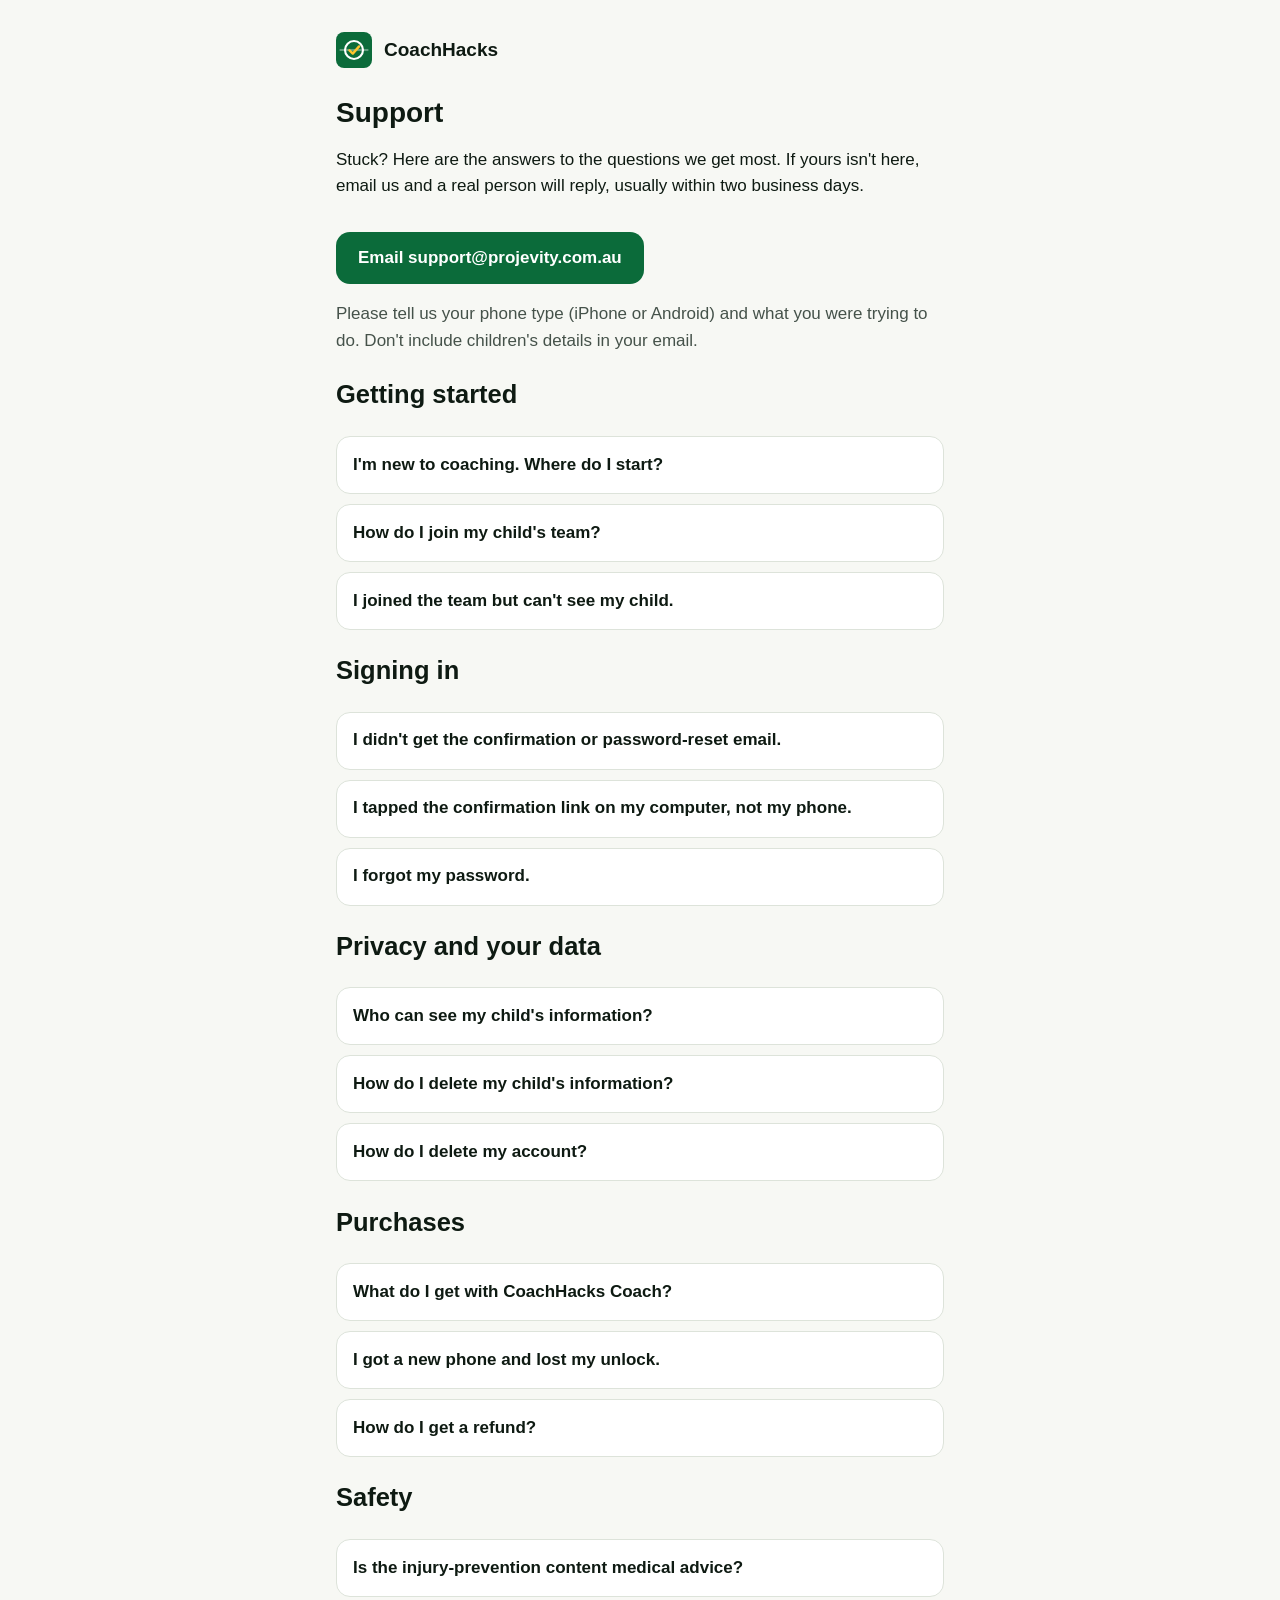
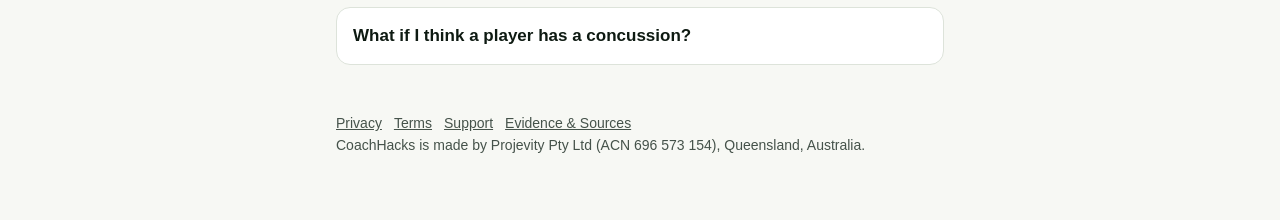
<file: support.html>
<!doctype html>
<html lang="en">
<head>
<meta charset="utf-8"><meta name="viewport" content="width=device-width, initial-scale=1">
<title>Support · CoachHacks</title>
<meta name="description" content="Help with CoachHacks: invites, signing in, deleting data, purchases and how to contact us.">
<link rel="stylesheet" href="/site.css">
<style>
  details { background: var(--surface); border: 1px solid var(--line); border-radius: 14px; padding: 4px 16px; margin: 10px 0; }
  summary { cursor: pointer; font-weight: 700; min-height: 48px; display: flex; align-items: center; }
  details p, details ol, details ul { margin: 6px 0 14px; }
  .btn { width: auto; padding: 0 22px; }
</style>
</head>
<body><div class="wrap">
<header><a href="/"><img src="/icon.svg" width="36" height="36" alt=""> CoachHacks</a></header>
<h1>Support</h1>
<p>Stuck? Here are the answers to the questions we get most. If yours isn't here, email us and a real
person will reply, usually within two business days.</p>
<p><a class="btn" href="mailto:support@projevity.com.au?subject=CoachHacks%20support">Email support@projevity.com.au</a></p>
<p class="muted">Please tell us your phone type (iPhone or Android) and what you were trying to do. Don't
include children's details in your email.</p>

<h2>Getting started</h2>
<details><summary>I'm new to coaching. Where do I start?</summary>
  <p>Create an account, choose <strong>Coach</strong>, and set up your team with its age group. Your first
  training session will be ready to run, warm-up included. Then add your players and invite their parents.</p>
</details>
<details><summary>How do I join my child's team?</summary>
  <p>Your coach will send you an invite link or an 8-letter code. Install CoachHacks, then tap the link, or
  tap <strong>I have an invite code</strong> in the app and type it in. Each child's invite link works for up to
  two parents. If it says the link has been used, ask your coach for a new one.</p>
</details>
<details><summary>I joined the team but can't see my child.</summary>
  <p>If you joined with the general team link, your coach needs to link you to your child (it's one tap for
  them on the Parents list). Ask your coach to do that.</p>
</details>

<h2>Signing in</h2>
<details><summary>I didn't get the confirmation or password-reset email.</summary>
  <ol>
    <li>Check your spam or junk folder. Emails come from <strong>no-reply@projevity.com.au</strong>.</li>
    <li>Wait a minute, then use <strong>Send the link again</strong> (only the newest link works).</li>
    <li>Make sure there's no typo in your email address.</li>
  </ol>
</details>
<details><summary>I tapped the confirmation link on my computer, not my phone.</summary>
  <p>That's fine: your email is confirmed. Open CoachHacks on your phone and tap <strong>I've confirmed my
  email: sign in</strong>.</p>
</details>
<details><summary>I forgot my password.</summary>
  <p>On the sign-in screen, tap <strong>Forgot your password?</strong> and we'll email you a link. Open it on your
  phone to choose a new password in the app.</p>
</details>

<h2>Privacy and your data</h2>
<details><summary>Who can see my child's information?</summary>
  <p>Only the coach and your child's own parents or guardians. Other parents never see it, and there are no
  player rankings. Read more in our <a href="/privacy">Privacy Policy</a>.</p>
</details>
<details><summary>How do I delete my child's information?</summary>
  <p>Open the team in CoachHacks and tap <strong>Delete [name]'s data</strong>. It's deleted straight away.</p>
</details>
<details><summary>How do I delete my account?</summary>
  <p>In the app, go to Settings → <strong>Delete account</strong>. See <a href="/delete-account">deleting your
  account</a> for what happens, or if you can't sign in.</p>
</details>

<h2>Purchases</h2>
<details><summary>What do I get with CoachHacks Coach?</summary>
  <p>A one-time unlock for coaches: the full season plan, all drills and lessons, injury-prevention and
  strength sessions, stats and multiple teams. Parents never need to pay. Injury-prevention warm-ups are
  always free.</p>
</details>
<details><summary>I got a new phone and lost my unlock.</summary>
  <p>Sign in with the same Apple ID or Google account you bought it with, then go to Settings →
  <strong>Restore Purchases</strong>.</p>
</details>
<details><summary>How do I get a refund?</summary>
  <p>Purchases are handled by Apple or Google, so refunds are requested through them:
  <a href="https://reportaproblem.apple.com" rel="noopener">reportaproblem.apple.com</a> for iPhone, or Google
  Play's order history for Android.</p>
</details>

<h2>Safety</h2>
<details><summary>Is the injury-prevention content medical advice?</summary>
  <p>No. It's general education based on published research, written by a physiotherapist. It isn't advice
  for an individual player. If a player has pain or an injury, see a doctor or physiotherapist. See the
  <a href="/sources">evidence behind the app</a>.</p>
</details>
<details><summary>What if I think a player has a concussion?</summary>
  <p>Remove them from play straight away, don't let them return that day, and get them checked by a medical
  professional. The concussion card in the app's Game Day tab walks you through it. In an emergency, call your
  local emergency number.</p>
</details>

<footer><a href="/privacy">Privacy</a><a href="/terms">Terms</a><a href="/support">Support</a><a href="/sources">Evidence &amp; Sources</a><br>CoachHacks is made by Projevity Pty Ltd (ACN 696 573 154), Queensland, Australia.</footer>
</div></body></html>
</file>
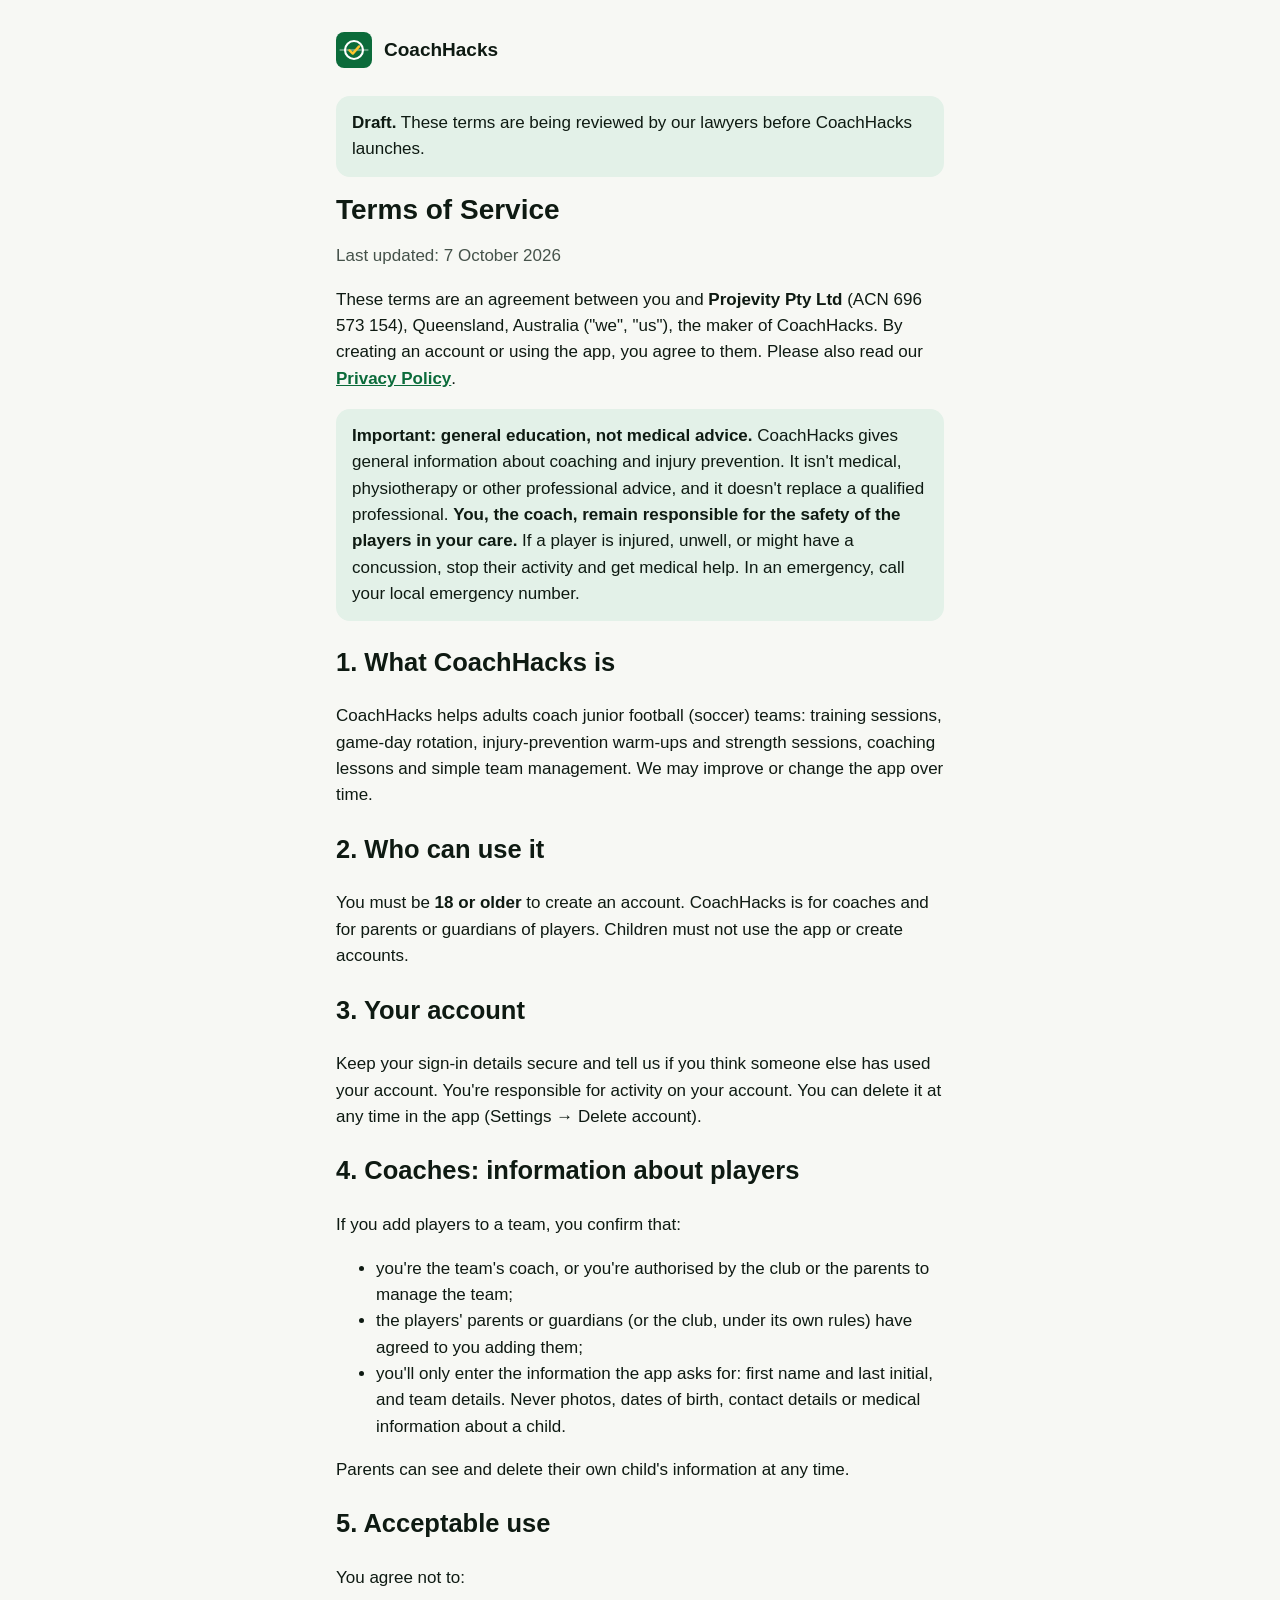
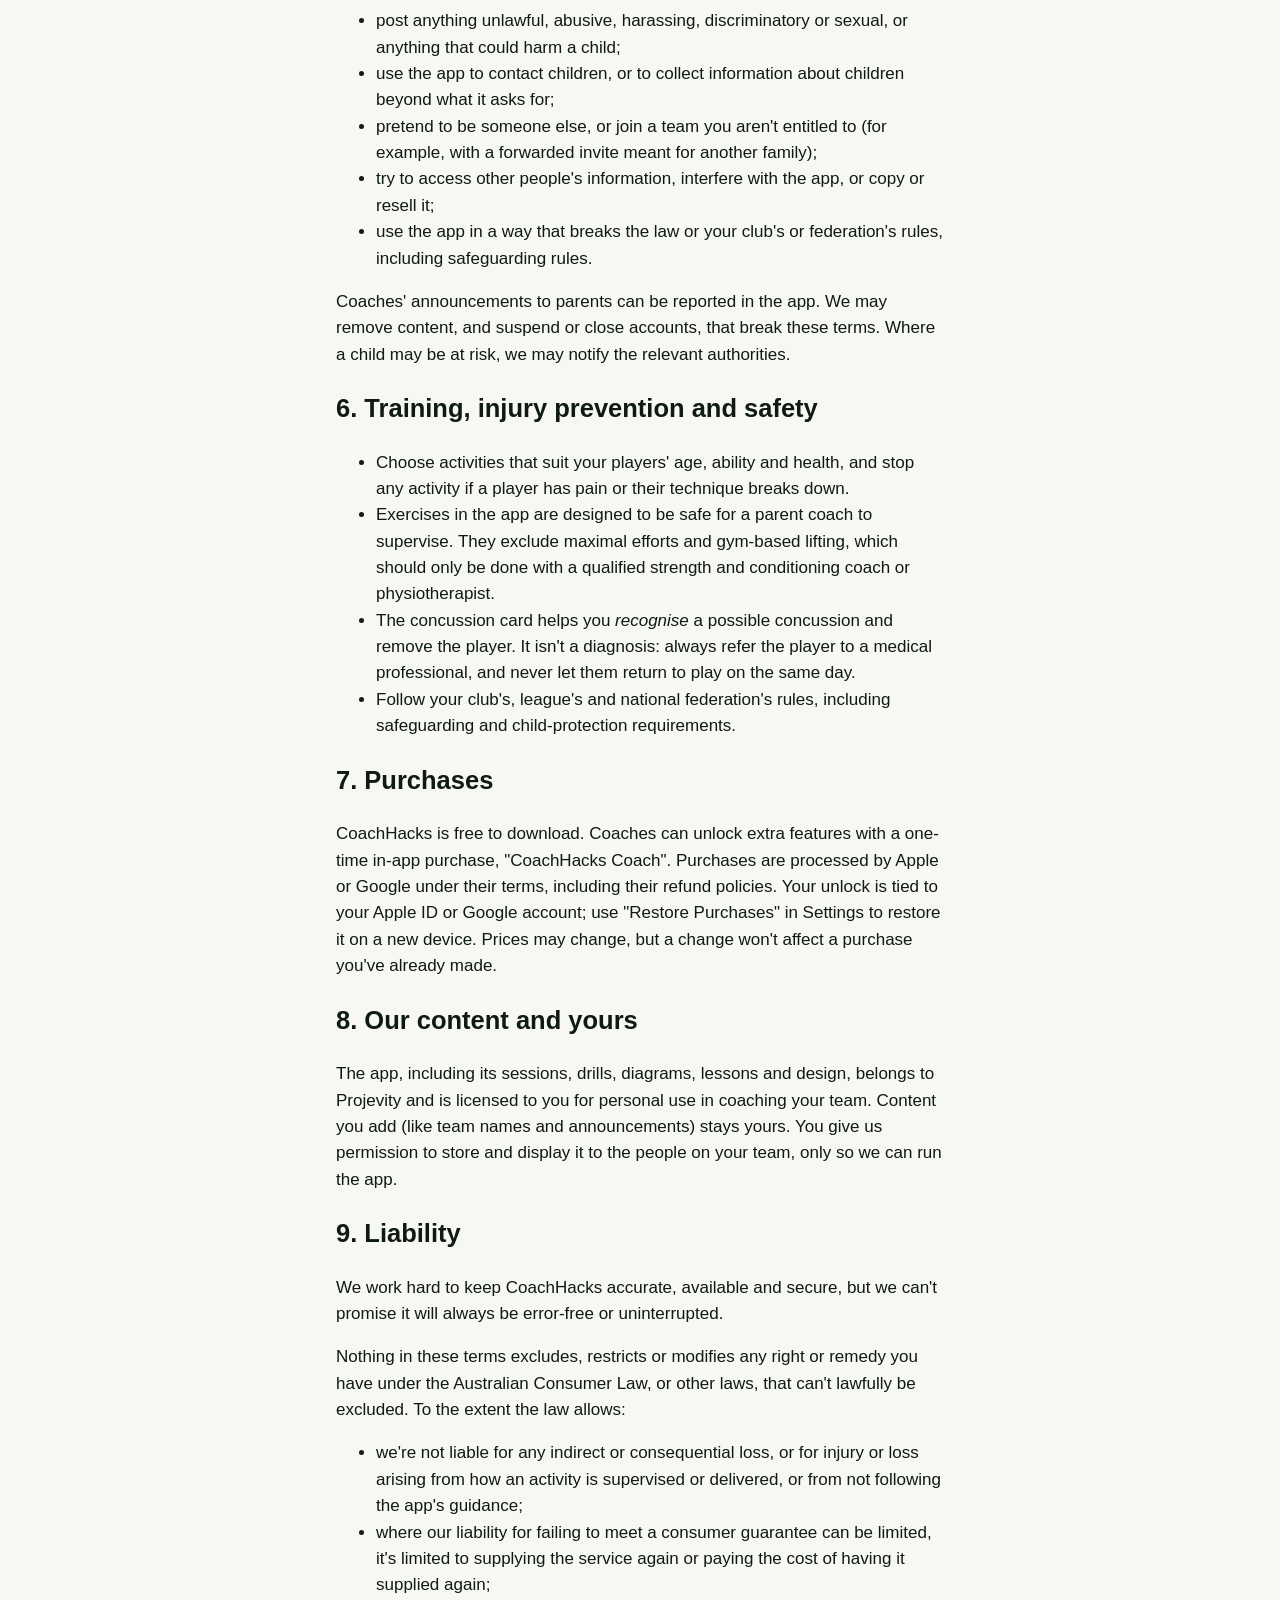
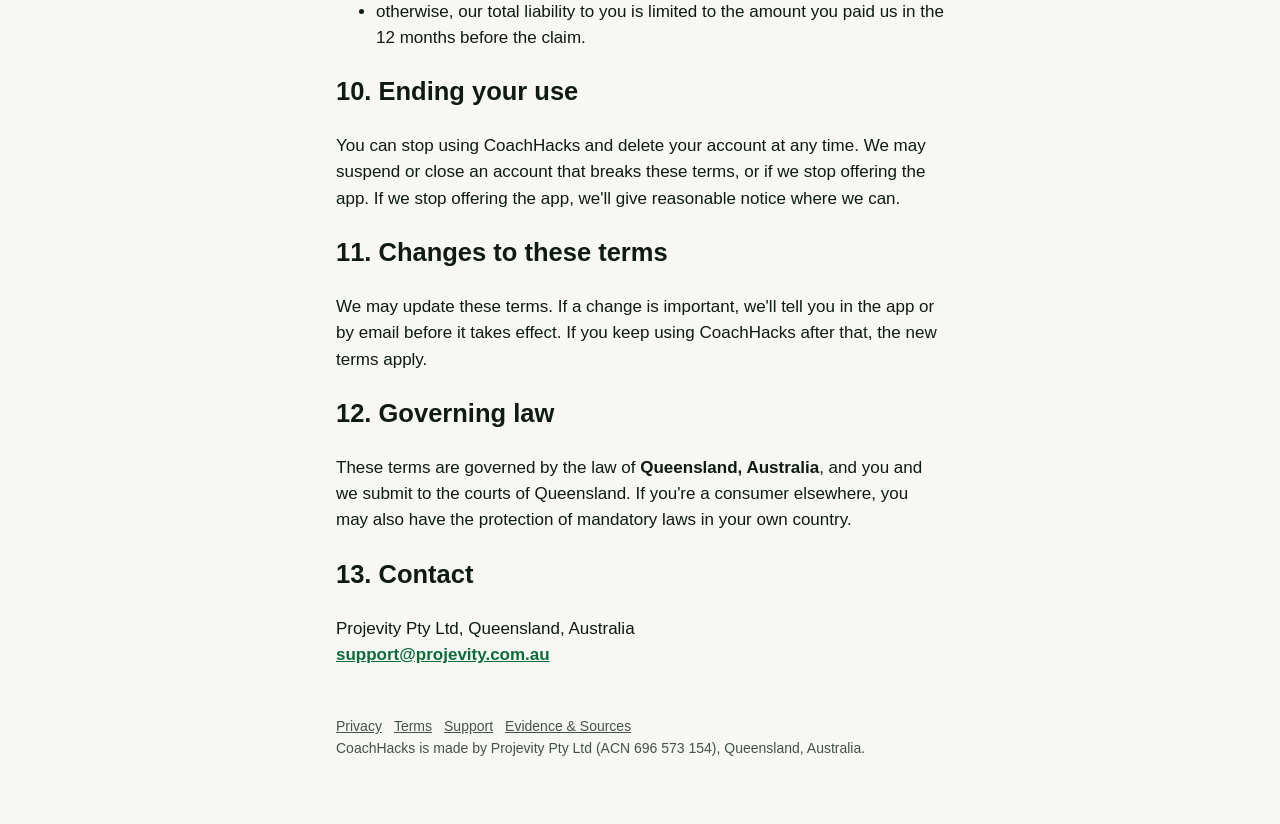
<file: terms.html>
<!doctype html>
<html lang="en">
<head>
<meta charset="utf-8"><meta name="viewport" content="width=device-width, initial-scale=1">
<title>Terms of Service · CoachHacks</title>
<meta name="description" content="The terms for using CoachHacks, including the medical disclaimer and coaches' responsibility for player safety.">
<link rel="stylesheet" href="/site.css">
</head>
<body><div class="wrap">
<!--
  DRAFT FOR LEGAL REVIEW. Open questions for Projevity's lawyer:

  1. Limitation of liability (§9): check the wording against the Australian Consumer Law. We
     can't exclude the consumer guarantees; the cap applies only where the law allows (s 64A
     ACL style limitation to resupply or the price paid).
  2. Consumers in the EU, UK and US: do mandatory local consumer laws need a carve-out
     sentence beyond §9's "to the extent the law allows"?
  3. Age requirement (§2): 18+ is used. Is 16+ with permission better for teenage assistant
     coaches?
  4. Coach warranty (§4): is it enough that coaches confirm they have parental or club
     permission to add children? Should we require clubs' terms to be followed?
  5. Purchases (§7): Apple and Google set the refund rules. Confirm the wording for the
     one-time "CoachHacks Coach" unlock (launch price, and price changes).
  6. Moderation and reporting (§5): announcements are one-way coach→parent, with a Report
     option. Is this enough for Apple Guideline 1.2, and do we need a stated response time?
  7. Injury-prevention and strength content (§6): is the disclaimer strong enough given the
     app includes resistance training for children, written by a physiotherapist? Any
     professional-indemnity considerations for Lewis personally?
  8. Governing law and venue (§12): Queensland law and courts, except where a consumer's local
     law says otherwise.
-->
<header><a href="/"><img src="/icon.svg" width="36" height="36" alt=""> CoachHacks</a></header>
<p class="notice"><strong>Draft.</strong> These terms are being reviewed by our lawyers before CoachHacks launches.</p>
<h1>Terms of Service</h1>
<p class="muted">Last updated: 7 October 2026</p>

<p>These terms are an agreement between you and <strong>Projevity Pty Ltd</strong> (ACN 696 573 154),
Queensland, Australia ("we", "us"), the maker of CoachHacks. By creating an account or using the app, you
agree to them. Please also read our <a href="/privacy">Privacy Policy</a>.</p>

<div class="notice">
  <strong>Important: general education, not medical advice.</strong> CoachHacks gives general information
  about coaching and injury prevention. It isn't medical, physiotherapy or other professional advice, and it
  doesn't replace a qualified professional. <strong>You, the coach, remain responsible for the safety of the
  players in your care.</strong> If a player is injured, unwell, or might have a concussion, stop their
  activity and get medical help. In an emergency, call your local emergency number.
</div>

<h2>1. What CoachHacks is</h2>
<p>CoachHacks helps adults coach junior football (soccer) teams: training sessions, game-day rotation,
injury-prevention warm-ups and strength sessions, coaching lessons and simple team management. We may
improve or change the app over time.</p>

<h2>2. Who can use it</h2>
<p>You must be <strong>18 or older</strong> to create an account. CoachHacks is for coaches and for parents or
guardians of players. Children must not use the app or create accounts.</p>

<h2>3. Your account</h2>
<p>Keep your sign-in details secure and tell us if you think someone else has used your account. You're
responsible for activity on your account. You can delete it at any time in the app (Settings → Delete
account).</p>

<h2>4. Coaches: information about players</h2>
<p>If you add players to a team, you confirm that:</p>
<ul>
  <li>you're the team's coach, or you're authorised by the club or the parents to manage the team;</li>
  <li>the players' parents or guardians (or the club, under its own rules) have agreed to you adding them;</li>
  <li>you'll only enter the information the app asks for: first name and last initial, and team details. Never
    photos, dates of birth, contact details or medical information about a child.</li>
</ul>
<p>Parents can see and delete their own child's information at any time.</p>

<h2>5. Acceptable use</h2>
<p>You agree not to:</p>
<ul>
  <li>post anything unlawful, abusive, harassing, discriminatory or sexual, or anything that could harm a
    child;</li>
  <li>use the app to contact children, or to collect information about children beyond what it asks for;</li>
  <li>pretend to be someone else, or join a team you aren't entitled to (for example, with a forwarded
    invite meant for another family);</li>
  <li>try to access other people's information, interfere with the app, or copy or resell it;</li>
  <li>use the app in a way that breaks the law or your club's or federation's rules, including safeguarding
    rules.</li>
</ul>
<p>Coaches' announcements to parents can be reported in the app. We may remove content, and suspend or
close accounts, that break these terms. Where a child may be at risk, we may notify the relevant
authorities.</p>

<h2>6. Training, injury prevention and safety</h2>
<ul>
  <li>Choose activities that suit your players' age, ability and health, and stop any activity if a player has
    pain or their technique breaks down.</li>
  <li>Exercises in the app are designed to be safe for a parent coach to supervise. They exclude maximal
    efforts and gym-based lifting, which should only be done with a qualified strength and conditioning coach
    or physiotherapist.</li>
  <li>The concussion card helps you <em>recognise</em> a possible concussion and remove the player. It isn't a
    diagnosis: always refer the player to a medical professional, and never let them return to play on the
    same day.</li>
  <li>Follow your club's, league's and national federation's rules, including safeguarding and child-protection
    requirements.</li>
</ul>

<h2>7. Purchases</h2>
<p>CoachHacks is free to download. Coaches can unlock extra features with a one-time in-app purchase,
"CoachHacks Coach". Purchases are processed by Apple or Google under their terms, including their refund
policies. Your unlock is tied to your Apple ID or Google account; use "Restore Purchases" in Settings to
restore it on a new device. Prices may change, but a change won't affect a purchase you've already made.</p>

<h2>8. Our content and yours</h2>
<p>The app, including its sessions, drills, diagrams, lessons and design, belongs to Projevity and is
licensed to you for personal use in coaching your team. Content you add (like team names and announcements)
stays yours. You give us permission to store and display it to the people on your team, only so we can run
the app.</p>

<h2>9. Liability</h2>
<p>We work hard to keep CoachHacks accurate, available and secure, but we can't promise it will always be
error-free or uninterrupted.</p>
<p>Nothing in these terms excludes, restricts or modifies any right or remedy you have under the Australian
Consumer Law, or other laws, that can't lawfully be excluded. To the extent the law allows:</p>
<ul>
  <li>we're not liable for any indirect or consequential loss, or for injury or loss arising from how an
    activity is supervised or delivered, or from not following the app's guidance;</li>
  <li>where our liability for failing to meet a consumer guarantee can be limited, it's limited to supplying the
    service again or paying the cost of having it supplied again;</li>
  <li>otherwise, our total liability to you is limited to the amount you paid us in the 12 months before the
    claim.</li>
</ul>

<h2>10. Ending your use</h2>
<p>You can stop using CoachHacks and delete your account at any time. We may suspend or close an account
that breaks these terms, or if we stop offering the app. If we stop offering the app, we'll give reasonable
notice where we can.</p>

<h2>11. Changes to these terms</h2>
<p>We may update these terms. If a change is important, we'll tell you in the app or by email before it takes
effect. If you keep using CoachHacks after that, the new terms apply.</p>

<h2>12. Governing law</h2>
<p>These terms are governed by the law of <strong>Queensland, Australia</strong>, and you and we submit to the
courts of Queensland. If you're a consumer elsewhere, you may also have the protection of mandatory laws in
your own country.</p>

<h2>13. Contact</h2>
<p>Projevity Pty Ltd, Queensland, Australia<br>
<a href="mailto:support@projevity.com.au">support@projevity.com.au</a></p>

<footer><a href="/privacy">Privacy</a><a href="/terms">Terms</a><a href="/support">Support</a><a href="/sources">Evidence &amp; Sources</a><br>CoachHacks is made by Projevity Pty Ltd (ACN 696 573 154), Queensland, Australia.</footer>
</div></body></html>
</file>
<file: site.css>
/* Shared styles for the public site. Palette A tokens, matching the app. */
:root {
  --bg: #f7f8f4; --surface: #fff; --ink: #0e1a12; --muted: #45524a; --line: #dde3da;
  --primary: #0b6b3a; --on-primary: #fff; --danger: #b3261e; --soft: #e3f1e8;
  color-scheme: light dark;
}
@media (prefers-color-scheme: dark) {
  :root:not([data-theme="light"]) {
    --bg: #0b120e; --surface: #141e18; --ink: #f1f5ef; --muted: #aebbb2; --line: #26332b;
    --primary: #4ed08a; --on-primary: #04210f; --danger: #ff8a80; --soft: #16301f;
  }
}
* { box-sizing: border-box; }
body { margin: 0; background: var(--bg); color: var(--ink); font: 17px/1.55 -apple-system, BlinkMacSystemFont, "Segoe UI", Roboto, sans-serif; }
.wrap { max-width: 640px; margin: 0 auto; padding: 32px 16px 64px; }
header { display: flex; align-items: center; gap: 12px; margin-bottom: 28px; font-weight: 800; font-size: 19px; }
header a { color: inherit; text-decoration: none; display: flex; align-items: center; gap: 12px; }
h1 { font-size: 28px; line-height: 1.2; margin: 0 0 12px; }
p, li { color: var(--ink); }
.muted { color: var(--muted); }
a { color: var(--primary); font-weight: 600; }
label { display: block; font-weight: 600; margin: 16px 0 6px; }
input { width: 100%; min-height: 48px; border: 2px solid var(--line); border-radius: 14px; padding: 0 14px; font: inherit; background: var(--surface); color: var(--ink); }
input:focus { outline: none; border-color: var(--primary); }
button, .btn { display: inline-flex; align-items: center; justify-content: center; width: 100%; min-height: 52px; margin-top: 16px; border: 0; border-radius: 14px; background: var(--primary); color: var(--on-primary); font: inherit; font-weight: 700; text-decoration: none; cursor: pointer; }
button:disabled { opacity: .5; }
.notice { border-radius: 14px; padding: 14px 16px; margin: 16px 0; background: var(--soft); }
.notice.error { background: transparent; border: 2px solid var(--danger); }
.code { font: 700 28px/1 ui-monospace, Menlo, monospace; letter-spacing: .12em; padding: 16px; text-align: center; border: 2px dashed var(--line); border-radius: 14px; background: var(--surface); }
footer { margin-top: 48px; font-size: 14px; color: var(--muted); }
footer a { color: var(--muted); font-weight: 500; margin-right: 12px; }
[hidden] { display: none !important; }
</file>
